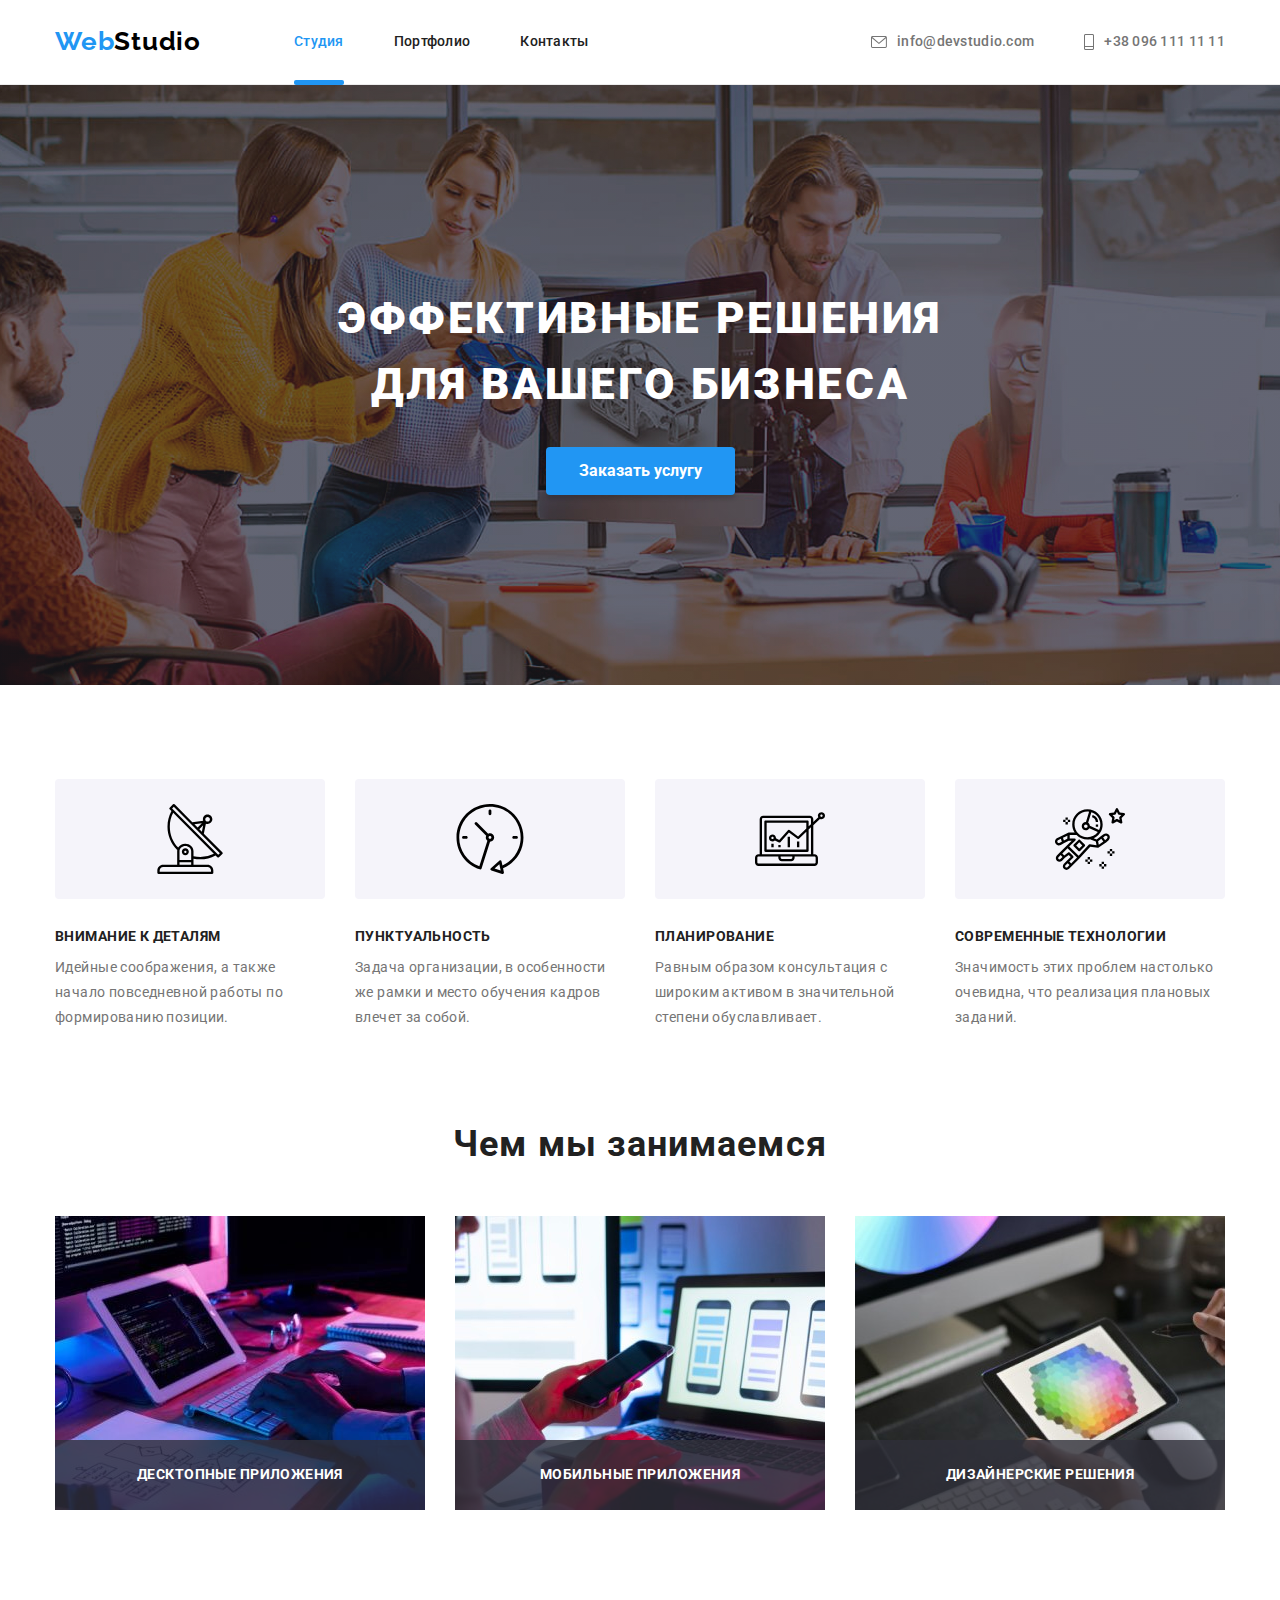
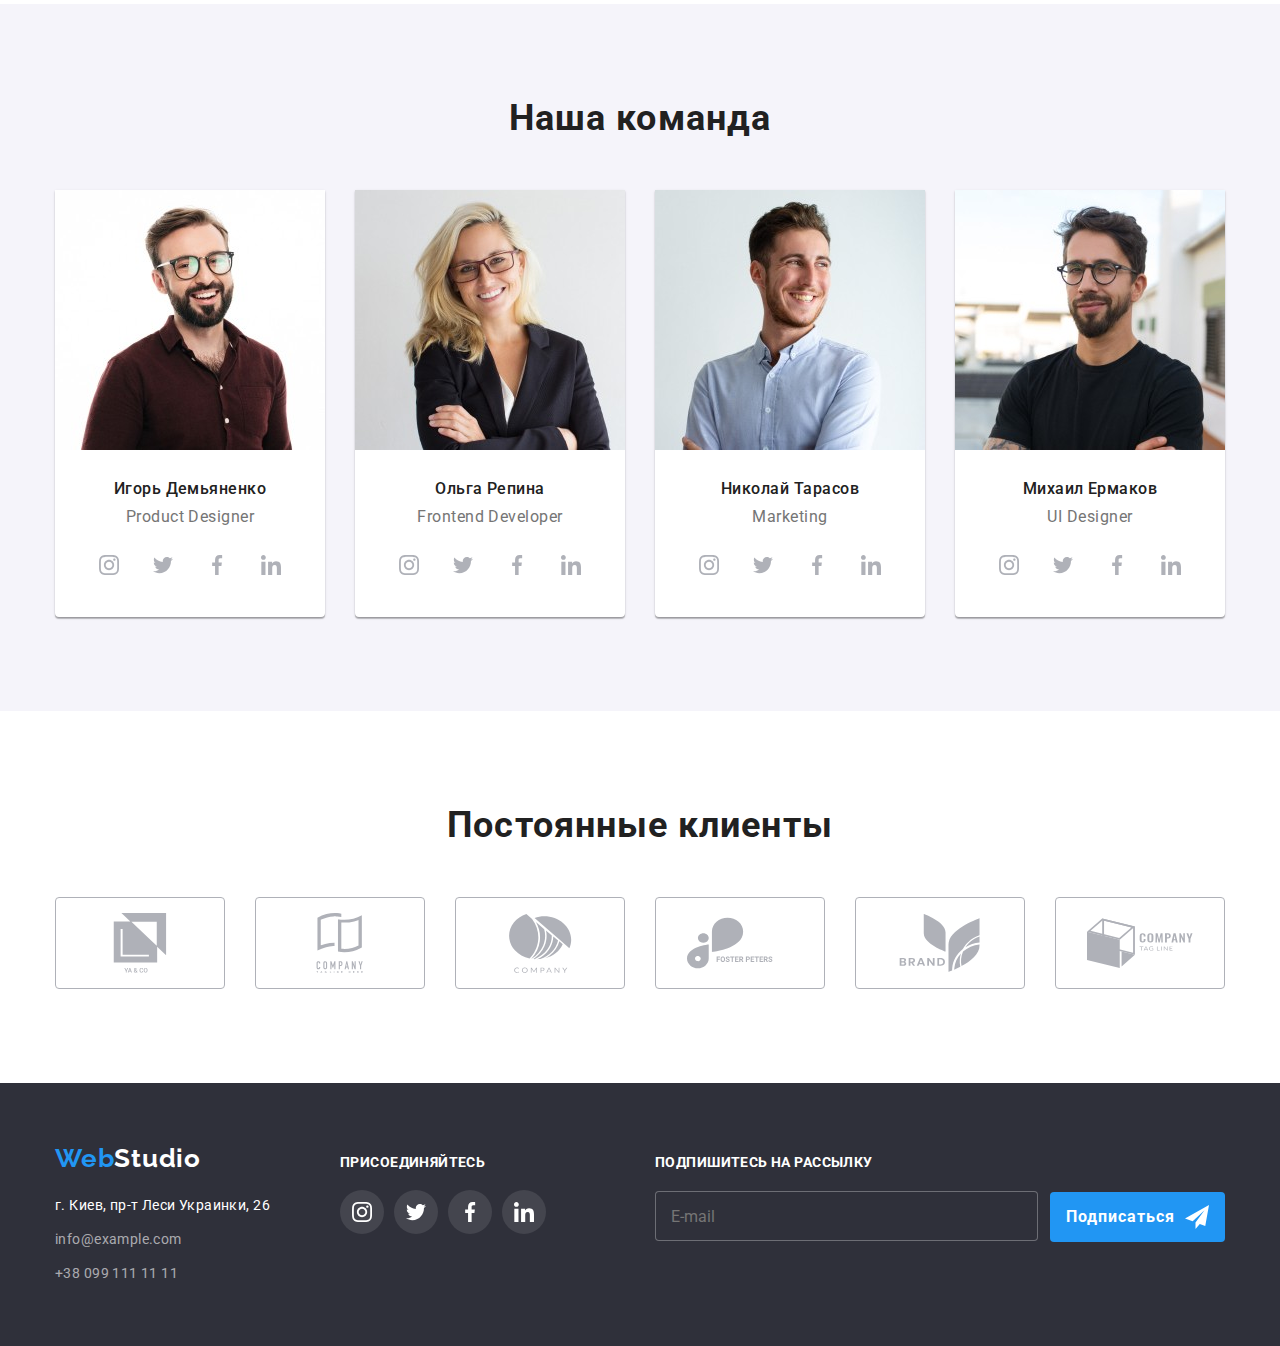
<file: index.html>
<!DOCTYPE html>
<html lang="ru">
<head>
    <meta charset="UTF-8">
    <meta http-equiv="X-UA-Compatible" content="IE=edge">
    <meta name="viewport" content="width=device-width, initial-scale=1.0">
    <title>Document</title>
    <link rel="preconnect" href="https://fonts.googleapis.com">
    <link rel="preconnect" href="https://fonts.gstatic.com" crossorigin>
    <link href="https://fonts.googleapis.com/css2?family=Raleway:wght@700&family=Roboto:wght@400;500;700;900&display=swap"
        rel="stylesheet">
    <link rel="stylesheet" href="https://cdnjs.cloudflare.com/ajax/libs/modern-normalize/1.1.0/modern-normalize.min.css">
    <!-- <link rel="stylesheet" href="./css/styles.css"> -->
    <link rel="stylesheet" href="./css/main.min.css">
    
</head>
<body>
    <!-- хедер -->
    <header class="header"> 
        <div class="container header-container">
            <a class="navigation__logo logo" href="./index.html">    
                <span class="logo accent">Web</span><span class="logo basic">Studio</span>
                </a>
                    <button class="menu-button" type="button" aria-expanded="false"
                            aria-controls="menu-container" data-menu-button>
                        <svg 
                            width="40"  
                            height="40"
                            aria-label="переключатель мобильного меню">
                            <use class="icon-cross" href="./images/icon/sprite.svg#cross"></use>
                            <use class="icon-menu" href="./images/icon/sprite.svg#menu"></use>
                        </svg>
                    </button> 
                <div class="menu-container " id="menu-container" data-menu>
                    <nav class="navigation"> 
                    <ul class="navigation-list list">
                        <li class="item-navigation item "><a  class="link link-navigation link-after " href="./index.html">Студия</a></li>
                        <li class="item-navigation item"><a  class="link link-navigation" href="./portfolio.html">Портфолио</a></li>
                        <li class="item-navigation item"><a  class="link link-navigation" href="Контакты">Контакты</a></li>
                    </ul>
                </nav>
                    <ul class="site-nav list">
                        <li class="group-item">
                            <a class="link-contact"  href="mailto:info@devstudio.com">
                                <svg class="icon" width="16" height="12">
                                    <use href="./images/icon/sprite.svg#envelope"></use>
                                </svg>
                                info@devstudio.com</a>
                        </li>
    
                        <li class="group-item">
                            <a class="link-contact link-contact--corent" href="tel:380961111111">
                                <svg class="icon" width="10" height="16">
                                <use href="./images/icon/sprite.svg#smartphone"></use>
                            </svg>
                            +38 096 111 11 11</a>
                        </li>
                    </ul>

                    <ul class="menu__list">
                        <li class="menu__item">
                        <a
                            href=""
                            class="menu__link"
                            target="_blank"
                            rel="noopener noreferer"
                            lang="en"
                            >Instagram</a
                        >
                        </li>
                        <li class="menu__item">
                        <a
                            href=""
                            class="menu__link"
                            target="_blank"
                            rel="noopener noreferer"
                            lang="en"
                            >Twitter</a
                        >
                        </li>
                        <li class="menu__item">
                        <a
                            href=""
                            class="menu__link"
                            target="_blank"
                            rel="noopener noreferer"
                            lang="en"
                            >Facebook</a
                          >
                        </li>
                        <li class="menu__item">
                          <a
                            href=""
                            class="menu__link"
                            target="_blank"
                            rel="noopener noreferer"
                            lang="en"
                            >LinkedIn</a
                          >
                        </li>
                      </ul>
                </div> 
                
            
        </div>

    </header>

    <!-- тело -->
    <main>
        <section class="hero">
            <div class="hero__container container">

            <h1 class="hero__header">
                Эффективные решения<br>
                для вашего бизнеса
            </h1>
            <button data-modal-open class="button" type="button">Заказать услугу</button>
        
            </div>
        </section>

        <section class="feature section">
            <div class="feature__namecontainer container">
                <h2 class=" visually-hidden">Особенности</h2>
                <ul class="feature__list list">
                    <li class="feature__item item">
                        <div class="feature__background">
                            <svg class="feature__icon" width="70" height="70">
                                <use href="./images/icon/sprite.svg#antenna"></use>
                            </svg>
                        </div>
                    <h3 class="feature__name">Внимание к деталям</h3>
                    <p class="feature__description">Идейные соображения, а также начало повседневной работы по формированию позиции.</p>
                    </li>

                    <li class="feature__item item">
                        <div class="feature__background">
                            <svg class="feature__icon" width="70" height="70">
                                <use href="./images/icon/sprite.svg#clock"></use>
                            </svg>
                        </div>
                    <h3 class="feature__name">Пунктуальность </h3>
                    <p class="feature__description">Задача организации, в особенности же рамки и место обучения кадров влечет за собой.</p>
                    </li>

                    <li class="feature__item item">
                        <div class="feature__background">
                            <svg class="feature__icon" width="70" height="70">
                                <use href="./images/icon/sprite.svg#diagram"></use>
                            </svg>
                        </div>
                    <h3 class="feature__name">Планирование </h3>
                    <p class="feature__description">Равным образом консультация с широким активом в значительной степени обуславливает.</p>
                    </li>

                    <li class="feature__item item">
                        <div class="feature__background">
                            <svg class="feature__icon" width="70" height="70">
                                <use href="./images/icon/sprite.svg#astronaut"></use>
                            </svg>
                        </div>
                    <h3 class="feature__name">Современные технологии </h3>
                    <p class="feature__description">Значимость этих проблем настолько очевидна, что реализация плановых заданий.</p>
                    </li>
                </ul>
            </div>
        </section>

        <section class="section development">
            <div class="development__container container">
                    <h2 class="development__title-section title-section">Чем мы занимаемся</h2>
        
                        <ul class="development__list list">
                            <li class="development__item">

                                <picture>
                                    <!-- Набір зображень для десктопних екранів -->
                                    <source
                                        media="(min-width: 1200px)"
                                        srcset="
                                        ./images/do/1.jpg   1x,
                                        ./images/do/1-2x.jpg 2x
                                        "
                                        type="image/jpg"
                                    />
                                    <img class="development__img" src="./images/do/2.jpg" alt="палитра" width="370" height="294">
                                </picture>
                                <div class="development__over-thumb">
                                    <p class="development__text-thumb">
                                        Десктопные приложения
                                    </p>
                                </div>
                            </li>
            
                            <li class="development__item">

                                <picture>
                                    <!-- Набір зображень для десктопних екранів -->
                                    <source
                                        media="(min-width: 1200px)"
                                        srcset="
                                        ./images/do/2.jpg   1x,
                                        ./images/do/2-2x.jpg 2x
                                        "
                                        type="image/jpg"
                                    />
                                    <img class="development__img" src="./images/do/2.jpg" alt="палитра" width="370" height="294">
                                </picture>
                                <div class="development__over-thumb">
                                    <p class="development__text-thumb">
                                        Мобильные приложения
                                    </p>
                                </div>
                            </li>
                            <li class="development__item">
                                <picture>
                                    <!-- Набір зображень для десктопних екранів -->
                                    <source
                                        media="(min-width: 1200px)"
                                        srcset="
                                        ./images/do/3.jpg   1x,
                                        ./images/do/3-2x.jpg 2x
                                        "
                                        type="image/jpg"
                                    />
                                    <img class="development__img" src="./images/do/3.jpg" alt="палитра" width="370" height="294">
                                </picture>
                                <div class="development__over-thumb">
                                    <p class="development__text-thumb">
                                        Дизайнерские решения
                                    </p>
                                </div>
                                </li>
                            </ul>
            </div>
        </section>

        <section class="team section ">
            <div class="team__container container">
                <h2 class="team__title-section title-section">Наша команда</h2>
            
                    <ul class="team__list list">
                        <li class="team__card">

                            <picture>
                                <!-- Набір зображень для десктопних екранів -->

                                <source
                                    media="(min-width: 1200px)"
                                    srcset="
                                    ./images/tim/1-l.jpg    1x,
                                    ./images/tim/1-l-2x.jpg 2x
                                    "
                                    type="image/jpg"
                                />
                                <!-- Набір зображень для планшетних екранів -->
                                <source
                                    media="(min-width: 768px)"
                                    srcset="
                                    ./images/tim/1-m.jpg   1x,
                                    ./images/tim/1-m-2x.jpg 2x
                                    "
                                    type="image/jpg"
                                />
                                <!-- Набір зображень для мобільних екранів -->
                                <source
                                    media="(max-width: 767px)"
                                    srcset="
                                    ./images/tim/1-s.jpg   1x,
                                    ./images/tim/1-s-2x.jpg 2x
                                    "
                                    type="image/jpg"
                                />
                                <!-- Дефолтне зображення, яке відпрацює у будь-якому випадку -->
                                <img
                                class="team__img"
                                src="./images/tim/1-l.jpg"
                                alt=""
                                width="270"
                                height="260"
                                loading="lazy"
                                />
                            </picture>

                            <div class="team__command-title">
                                <h3 class="team__name">Игорь Демьяненко</h3>
                                <p class="team__job">Product Designer</p>
                            
                                    <ul class="socials list">
                                        <li class="socials__item">
                                            <a class="socials-link link" href="https://www.instagram.com/" aria-label="Instagram">
                                                <svg class="socials__icon" width="20" height="20">
                                                    <use href="./images/icon/sprite.svg#instagram"></use>
                                                </svg>
                                            </a> 
                                        </li>
                                        <li class="socials__item">
                                            <a class="socials-link  link" href="https://twitter.com/" aria-label="Twitter">
                                                <svg class="socials__icon" width="20" height="20">
                                                    <use href="./images/icon/sprite.svg#twitter"></use>
                                                </svg>
                                            </a>
                                        </li>
                                        <li class="socials__item">
                                            <a class="socials-link  link" href="https://www.facebook.com/" aria-label="Facebook">
                                                <svg class="socials__icon" width="20" height="20">
                                                    <use href="./images/icon/sprite.svg#facebook"></use>
                                                </svg>
                                            </a>
                                        </li>
                                        <li class="socials__item">
                                            <a class="socials-link  link" href="https://www.linkedin.com/" aria-label="Linkedin">
                                                <svg class="socials__icon" width="20" height="20">
                                                    <use href="./images/icon/sprite.svg#linkedin"></use>
                                                </svg>
                                            </a>
                                        </li>
                                    </ul>
                            
                            </div>
                        </li>
                
                        <li class="team__card">

                            <picture>
                                <!-- Набір зображень для десктопних екранів -->

                                <source
                                    media="(min-width: 1200px)"
                                    srcset="
                                    ./images/tim/2-l.jpg    1x,
                                    ./images/tim/2-l-2x.jpg 2x
                                    "
                                    type="image/jpg"
                                />
                                <!-- Набір зображень для планшетних екранів -->
                                <source
                                    media="(min-width: 768px)"
                                    srcset="
                                    ./images/tim/2-m.jpg   1x,
                                    ./images/tim/2-m-2x.jpg 2x
                                    "
                                    type="image/jpg"
                                />
                                <!-- Набір зображень для мобільних екранів -->
                                <source
                                    media="(max-width: 767px)"
                                    srcset="
                                    ./images/tim/2-s.jpg   1x,
                                    ./images/tim/2-s-2x.jpg 2x
                                    "
                                    type="image/jpg"
                                />
                                <!-- Дефолтне зображення, яке відпрацює у будь-якому випадку -->
                                <img
                                class="team__img"
                                src="./images/tim/2-l.jpg"
                                alt=""
                                width="270"
                                height="260"
                                loading="lazy"
                                />
                            </picture>

                            <div class="team__command-title">
                                <h3 class="team__name">Ольга Репина</h3>
                                <p class="team__job">Frontend Developer</p>
                            
                                    <ul class="socials list">
                                        <li class="socials__item">
                                            <a class="socials-link link" href="https://www.instagram.com/" aria-label="Instagram">
                                                <svg class="socials__icon" width="20" height="20">
                                                    <use href="./images/icon/sprite.svg#instagram"></use>
                                                </svg>
                                            </a> 
                                        </li>
                                        <li class="socials__item">
                                            <a class="socials-link  link" href="https://twitter.com/" aria-label="Twitter">
                                                <svg class="socials__icon" width="20" height="20">
                                                    <use href="./images/icon/sprite.svg#twitter"></use>
                                                </svg>
                                            </a>
                                        </li>
                                        <li class="socials__item">
                                            <a class="socials-link  link" href="https://www.facebook.com/" aria-label="Facebook">
                                                <svg class="socials__icon" width="20" height="20">
                                                    <use href="./images/icon/sprite.svg#facebook"></use>
                                                </svg>
                                            </a>
                                        </li>
                                        <li class="socials__item">
                                            <a class="socials-link  link" href="https://www.linkedin.com/" aria-label="Linkedin">
                                                <svg class="socials__icon" width="20" height="20">
                                                    <use href="./images/icon/sprite.svg#linkedin"></use>
                                                </svg>
                                            </a>
                                        </li>
                                    </ul>
                            
                            </div>
                        </li>
                
                        <li class="team__card">
                            

                            <picture>
                                <!-- Набір зображень для десктопних екранів -->

                                <source
                                    media="(min-width: 1200px)"
                                    srcset="
                                    ./images/tim/3-l.jpg    1x,
                                    ./images/tim/3-l-2x.jpg 2x
                                    "
                                    type="image/jpg"
                                />
                                <!-- Набір зображень для планшетних екранів -->
                                <source
                                    media="(min-width: 768px)"
                                    srcset="
                                    ./images/tim/3-m.jpg   1x,
                                    ./images/tim/3-m-2x.jpg 2x
                                    "
                                    type="image/jpg"
                                />
                                <!-- Набір зображень для мобільних екранів -->
                                <source
                                    media="(max-width: 767px)"
                                    srcset="
                                    ./images/tim/3-s.jpg   1x,
                                    ./images/tim/3-s-2x.jpg 2x
                                    "
                                    type="image/jpg"
                                />
                                <!-- Дефолтне зображення, яке відпрацює у будь-якому випадку -->
                                <img
                                class="team__img"
                                src="./images/tim/3-l.jpg"
                                alt=""
                                width="270"
                                height="260"
                                loading="lazy"
                                />
                            </picture>

                            <div class="team__command-title">
                                <h3 class="team__name">Николай Тарасов</h3>
                                <p class="team__job">Marketing</p>
                            
                                    <ul class="socials list">
                                        <li class="socials__item">
                                            <a class="socials-link link" href="https://www.instagram.com/" aria-label="Instagram">
                                                <svg class="socials__icon" width="20" height="20">
                                                    <use href="./images/icon/sprite.svg#instagram"></use>
                                                </svg>
                                            </a> 
                                        </li>
                                        <li class="socials__item">
                                            <a class="socials-link  link" href="https://twitter.com/" aria-label="Twitter">
                                                <svg class="socials__icon" width="20" height="20">
                                                    <use href="./images/icon/sprite.svg#twitter"></use>
                                                </svg>
                                            </a>
                                        </li>
                                        <li class="socials__item">
                                            <a class="socials-link  link" href="https://www.facebook.com/" aria-label="Facebook">
                                                <svg class="socials__icon" width="20" height="20">
                                                    <use href="./images/icon/sprite.svg#facebook"></use>
                                                </svg>
                                            </a>
                                        </li>
                                        <li class="socials__item">
                                            <a class="socials-link  link" href="https://www.linkedin.com/" aria-label="Linkedin">
                                                <svg class="socials__icon" width="20" height="20">
                                                    <use href="./images/icon/sprite.svg#linkedin"></use>
                                                </svg>
                                            </a>
                                        </li>
                                    </ul>
                            
                            </div>
                        </li>
                
                        <li class="team__card">
                            
                            <picture>
                                <!-- Набір зображень для десктопних екранів -->

                                <source
                                    media="(min-width: 1200px)"
                                    srcset="
                                    ./images/tim/4-l.jpg    1x,
                                    ./images/tim/4-l-2x.jpg 2x
                                    "
                                    type="image/jpg"
                                />
                                <!-- Набір зображень для планшетних екранів -->
                                <source
                                    media="(min-width: 768px)"
                                    srcset="
                                    ./images/tim/4-m.jpg   1x,
                                    ./images/tim/4-m-2x.jpg 2x
                                    "
                                    type="image/jpg"
                                />
                                <!-- Набір зображень для мобільних екранів -->
                                <source
                                    media="(max-width: 767px)"
                                    srcset="
                                    ./images/tim/4-s.jpg   1x,
                                    ./images/tim/4-s-2x.jpg 2x
                                    "
                                    type="image/jpg"
                                />
                                <!-- Дефолтне зображення, яке відпрацює у будь-якому випадку -->
                                <img
                                class="team__img"
                                src="./images/tim/4-l.jpg"
                                alt=""
                                width="270"
                                height="260"
                                loading="lazy"
                                />
                            </picture>

                            <div class="team__command-title">
                                <h3 class="team__name">Михаил Ермаков</h3>
                                <p class="team__job">UI Designer</p>
                            
                                    <ul class="socials list">
                                        <li class="socials__item">
                                            <a class="socials-link link" href="https://www.instagram.com/" aria-label="Instagram">
                                                <svg class="socials__icon" width="20" height="20">
                                                    <use href="./images/icon/sprite.svg#instagram"></use>
                                                </svg>
                                            </a> 
                                        </li>
                                        <li class="socials__item">
                                            <a class="socials-link  link" href="https://twitter.com/" aria-label="Twitter">
                                                <svg class="socials__icon" width="20" height="20">
                                                    <use href="./images/icon/sprite.svg#twitter"></use>
                                                </svg>
                                            </a>
                                        </li>
                                        <li class="socials__item">
                                            <a class="socials-link  link" href="https://www.facebook.com/" aria-label="Facebook">
                                                <svg class="socials__icon" width="20" height="20">
                                                    <use href="./images/icon/sprite.svg#facebook"></use>
                                                </svg>
                                            </a>
                                        </li>
                                        <li class="socials__item">
                                            <a class="socials-link  link" href="https://www.linkedin.com/" aria-label="Linkedin">
                                                <svg class="socials__icon" width="20" height="20">
                                                    <use href="./images/icon/sprite.svg#linkedin"></use>
                                                </svg>
                                            </a>
                                        </li>
                                    </ul>
                            
                            </div>
                        </li>
                    </ul>
            
            </div>
        </section>

        <section class="clients section">
            <div class="clients__container container">
                <h2 class="clients__title-section title-section">Постоянные клиенты</h2>
                <ul class="clients__list list">
                    <li class="clients__item">
                        <a class="clients__link link" href="">
                            <svg class="clients__logo" width="106" height="60">
                                <use href="./images/icon/sprite.svg#group1"></use>
                            </svg>
                        </a>
                    </li>
                    <li class="clients__item">
                        <a class="clients__link link" href="">
                            <svg class="clients__logo" width="106" height="60">
                                <use href="./images/icon/sprite.svg#group2"></use>
                            </svg>
                        </a>
                    </li>
                    <li class="clients__item">
                        <a class="clients__link link" href="">
                            <svg class="clients__logo" width="106" height="60">
                                <use href="./images/icon/sprite.svg#group3"></use>
                            </svg>
                        </a>
                    </li>
                    <li class="clients__item">
                        <a class="clients__link link" href="">
                            <svg class="clients__logo" width="106" height="60">
                                <use href="./images/icon/sprite.svg#group4"></use>
                            </svg>
                        </a>
                    </li>
                    <li class="clients__item">
                        <a class="clients__link link" href="">
                            <svg class="clients__logo" width="106" height="60">
                                <use href="./images/icon/sprite.svg#group5"></use>
                            </svg>
                        </a>
                    </li>
                    <li class="clients__item">
                        <a class="clients__link link" href="">
                            <svg class="clients__logo" width="106" height="60">
                                <use href="./images/icon/sprite.svg#group6"></use>
                            </svg>
                        </a>
                    </li>
                </ul>
            </div>
        </section> 

        
    </main>

    <footer class="footer">
        <div class="container footer-flex">
            <div class="footer-contacts">
                <a class="logotype logo-position" href="./index.html">
                <span class="logotype start">Web</span><span class="logotype end">Studio</span>
                </a>
                
               <address  class="address">
                 <ul class="address-list">
                    <li class="address-item map"><a class="link-map" href="https://www.google.com/maps/place/%D0%B1%D1%83%D0%BB%D1%8C%D0%B2%D0%B0%D1%80+%D0%9B%D0%B5%D1%81%D1%96+%D0%A3%D0%BA%D1%80%D0%B0%D1%97%D0%BD%D0%BA%D0%B8,+26,+%D0%9A%D0%B8%D1%97%D0%B2,+02000/@50.4265807,30.5361971,17z/data=!3m1!4b1!4m5!3m4!1s0x40d4cf0e033ecbe9:0x57a4dffefec77da0!8m2!3d50.4265807!4d30.5383858">г. Киев, пр-т Леси Украинки, 26</a></li>
                    <li class="address-item address"><a class="link-address" href="mailto:info@example.com">info@example.com</a></li>
                    <li class="address-item"><a class="link-address" href="tel:+380991111111">+38 099 111 11 11</a></li>
                  </ul>
                </address>
            </div>
            <div class="footer-social">
                <p class="footer-so-text">ПРИСОЕДИНЯЙТЕСЬ</p>
                <ul class="footer-social-list list">
                    <li class="footer-socials-item">
                        <a class="socials-link link" href="" aria-label="Instagram">
                            <svg class="footer-socials-icon" width="20" height="20">
                                <use href="./images/icon/sprite.svg#instagram"></use>
                            </svg>
                        </a>
                    </li>
                    <li class="footer-socials-item">
                        <a class="socials-link socials-link-twitter link" href="" aria-label="Twitter">
                            <svg class="footer-socials-icon" width="20" height="20">
                                <use href="./images/icon/sprite.svg#twitter"></use>
                            </svg>
                        </a>
                    </li>
                    <li class="footer-socials-item">
                        <a class="socials-link socials-link-facebook link" href="" aria-label="Facebook">
                            <svg class="footer-socials-icon" width="20" height="20">
                                <use href="./images/icon/sprite.svg#facebook"></use>
                            </svg>
                        </a>
                    </li>
                    <li class="footer-socials-item">
                        <a class="socials-link socials-link-linkedin link" href="" aria-label="L inkedin">
                            <svg class="footer-socials-icon" width="20" height="20">
                                <use href="./images/icon/sprite.svg#linkedin"> </use>
                            </svg>
                        </a>
                    </li>
                </ul>
            </div>
            <div class="footer-form-container">
                <b class="footer-text-subscribe">Подпишитесь на рассылку</b>
                <form class="form-subscribe" autocomplete="off" >
                    <label for="footer-email" class="visually-hidden"  >почта</label>
                    <input class="input-email" name="email" type="email" id="footer-email" placeholder="E-mail" > 
                    <button class="button-subscribe" type="submit">
                        <span class="footer-button-content">
                            Подписаться
                            <svg class="footer-button-icon" width="24" height="24">
                            <use class="color-button" href="./images/icon/sprite.svg#send"> </use>
                            </svg>
                        </span>
                    </button>
                    
                </form>
            </div>
        </div>
    </footer> 

        
            <div data-modal class="backdrop is-hidden">
                <div class="modal">
                    <button data-modal-close class="close-button">
                        <svg width="11px" height="11px">
                            <use  href="./images/icon/sprite.svg#x" ></use>
                        </svg>
                    </button>
                    <b class="data-user">Оставьте свои данные, мы вам перезвоним</b>
                    <form class="modal-form">


                        <label class="modal-form-field">
                            <span class="form-label">Имя</span>
                            
                            <input class="form-input" name="name" type="text">
                            <svg class="form-input-icon" width="18px" height="18px">
                                <use class="" href="./images/icon/sprite.svg#person-black"></use>
                              </svg>
                            
                          </label>

                          <label class="modal-form-field">
                            <span class="form-label">Телефон</span>
                            <input class="form-input" name="phone" type="text">
                              <svg class="form-input-icon" width="18px" height="18px">
                                <use class="" href="./images/icon/sprite.svg#phone-black"></use>
                              </svg>
                            
                          </label>

                          <label class="modal-form-field">
                            <span class="form-label">Почта</span>
                            
                              <input class="form-input" name="email" type="email">
                              <svg class="form-input-icon" width="18px" height="18px">
                                <use class="" href="./images/icon/sprite.svg#email-black"></use>
                              </svg>
                            
                          </label>


                        <label class="modal-form-coment{
                            ">
                            <span class="form-label" >Комментарий</span>
                            
                            <textarea  class="form-input-comments" name="comments"  placeholder="Введите текст"></textarea>

                        </label>

                        <label class="form-checkbox">
                            <span class="checkbox-container">
                            <input class="checkbox" name="agreement" type="checkbox">
                            <svg class="checkbox-icon-checked" width="16px" height="15px" >
                                <use  href="./images/icon/sprite.svg#check"></use>
                            </svg>
                            <span class="checkbox-icon-unchecked"></span>
                            </span>
                            <span class="checkbox-label">
                            Соглашаюсь с рассылкой и принимаю
                            <a class="checkbox-label-link" href="" target="_blank" rel="noopener noreferrer">Условия договора</a>
                            </span>
                        </label>

                        <button  class="button-subscribe button-subscribe-crnter" type="submit">Отправить</button>
    

                    </form>


                </div>
            </div>

            <script src="./js/modal.js"></script> 

            <script src="./js/mobile-menu.js"></script>
</body>
</html>
</file>
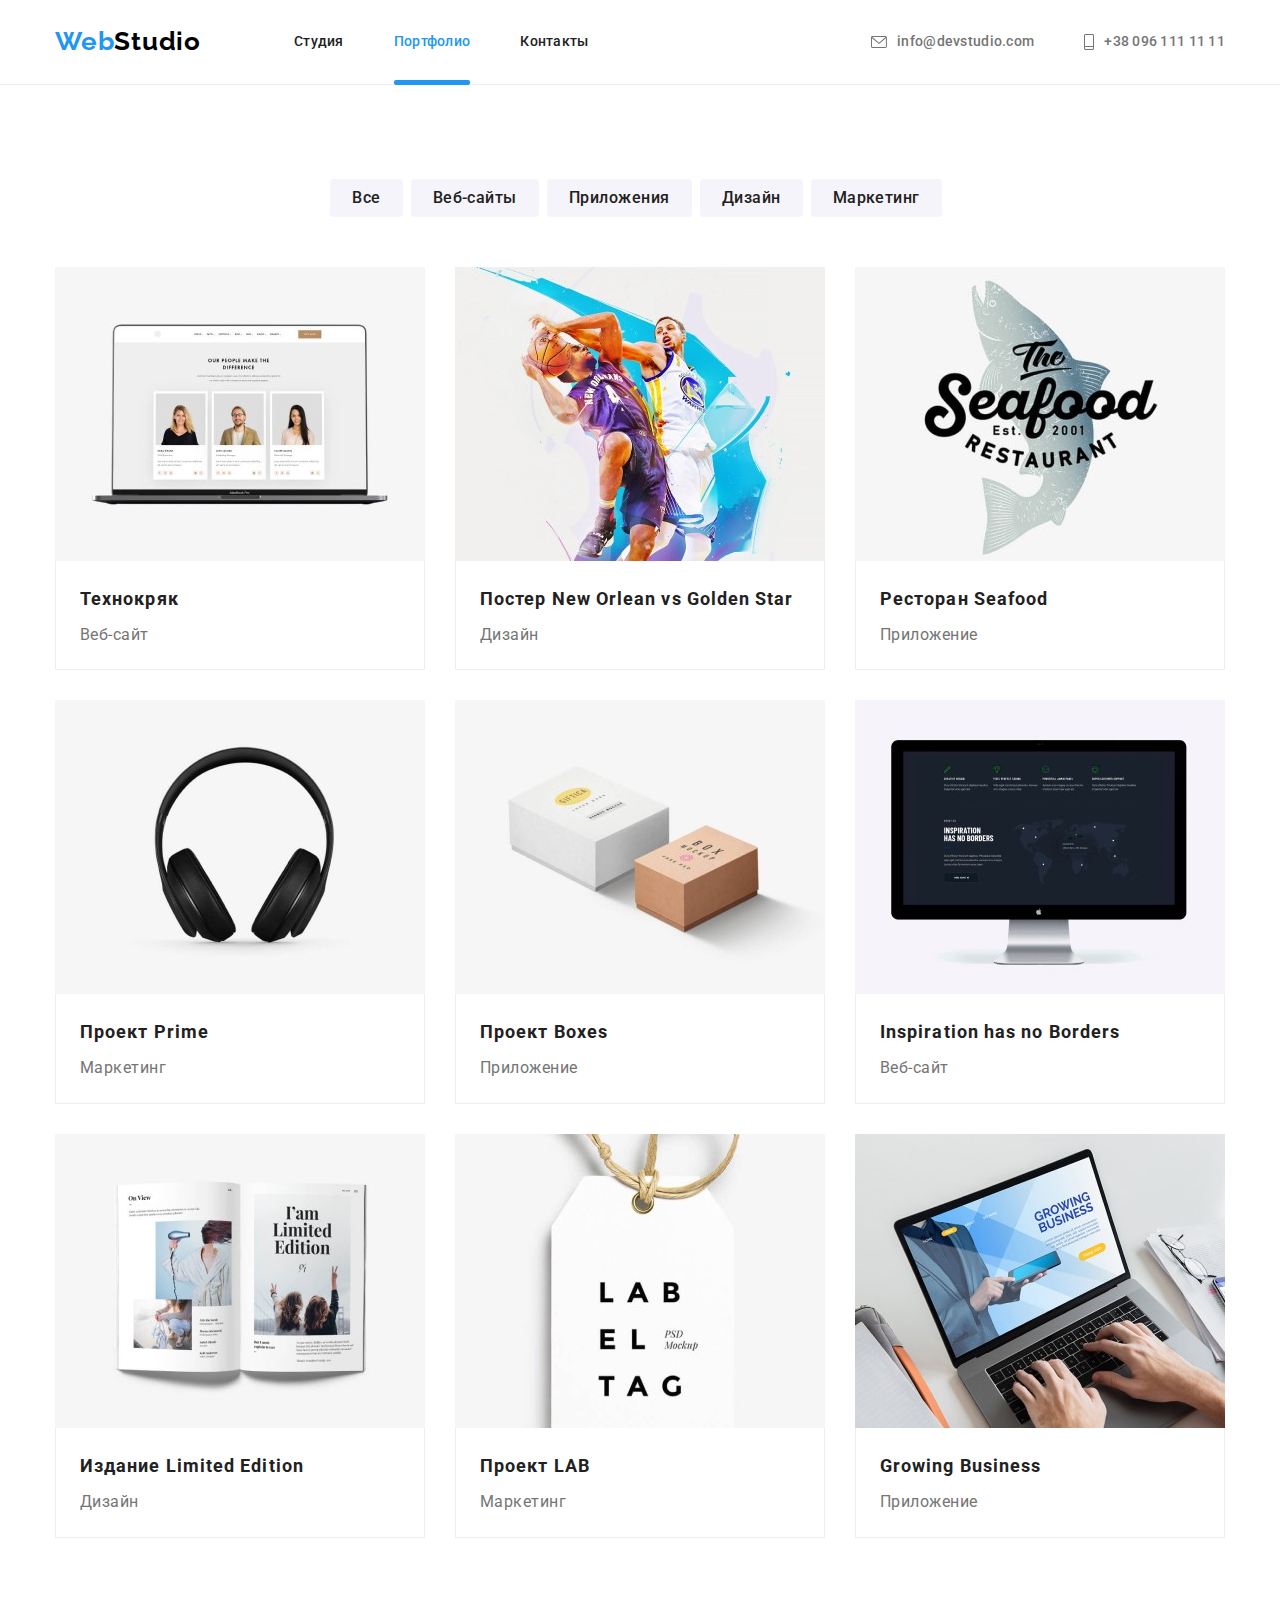
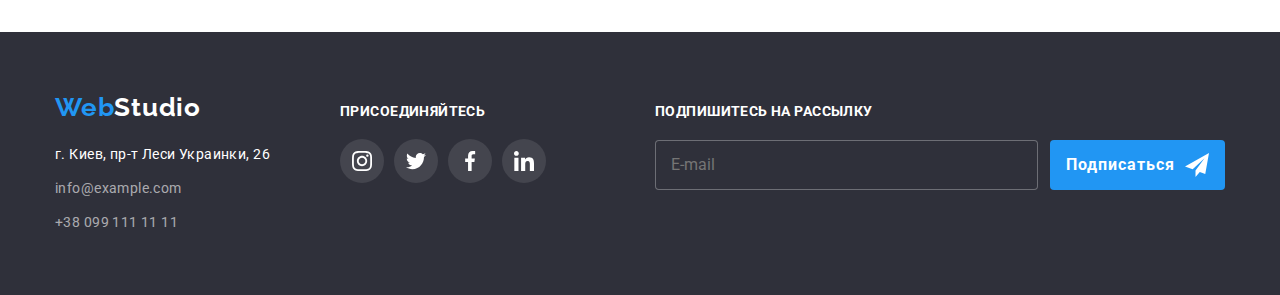
<file: portfolio.html>
<!DOCTYPE html>
<html lang="ru">

<head>
    <meta charset="UTF-8">
    <meta http-equiv="X-UA-Compatible" content="IE=edge">
    <meta name="viewport" content="width=device-width, initial-scale=1.0">
    <title>Document</title>
    <link rel="preconnect" href="https://fonts.googleapis.com">
    <link rel="preconnect" href="https://fonts.gstatic.com" crossorigin>
    <link
        href="https://fonts.googleapis.com/css2?family=Raleway:wght@700&family=Roboto:wght@400;500;700;900&display=swap"
        rel="stylesheet">
    <link rel="stylesheet"
        href="https://cdnjs.cloudflare.com/ajax/libs/modern-normalize/1.1.0/modern-normalize.min.css">
    <!-- <link rel="stylesheet" href="./css/styles.css"> -->
    <link rel="stylesheet" href="./css/main.min.css">

</head>

<body>
    <!-- хедер -->
    <header class="header"> 
        <div class="container header-container">
            <a class="navigation__logo logo" href="./index.html">    
                <span class="logo accent">Web</span><span class="logo basic">Studio</span>
                </a>
                    <button class="menu-button" type="button" aria-expanded="false"
                            aria-controls="menu-container" data-menu-button>
                        <svg 
                            width="40"  
                            height="40"
                            aria-label="переключатель мобильного меню">
                            <use class="icon-cross" href="./images/icon/sprite.svg#cross"></use>
                            <use class="icon-menu" href="./images/icon/sprite.svg#menu"></use>
                        </svg>
                    </button> 
                <div class="menu-container " id="menu-container" data-menu>
                    <nav class="navigation"> 
                    <ul class="navigation-list list">
                        <li class="item-navigation item "><a  class="link link-navigation " href="./index.html">Студия</a></li>
                        <li class="item-navigation item"><a  class="link link-navigation link-after" href="./portfolio.html">Портфолио</a></li>
                        <li class="item-navigation item"><a  class="link link-navigation" href="Контакты">Контакты</a></li>
                    </ul>
                </nav>
                    <ul class="site-nav list">
                        <li class="group-item">
                            <a class="link-contact"  href="mailto:info@devstudio.com">
                                <svg class="icon" width="16" height="12">
                                    <use href="./images/icon/sprite.svg#envelope"></use>
                                </svg>
                                info@devstudio.com</a>
                        </li>
    
                        <li class="group-item">
                            <a class="link-contact link-contact--corent" href="tel:380961111111">
                                <svg class="icon" width="10" height="16">
                                <use href="./images/icon/sprite.svg#smartphone"></use>
                            </svg>
                            +38 096 111 11 11</a>
                        </li>
                    </ul>

                    <ul class="menu__list">
                        <li class="menu__item">
                        <a
                            href=""
                            class="menu__link"
                            target="_blank"
                            rel="noopener noreferer"
                            lang="en"
                            >Instagram</a>
                        </li>
                        <li class="menu__item">
                        <a
                            href=""
                            class="menu__link"
                            target="_blank"
                            rel="noopener noreferer"
                            lang="en"
                            >Twitter</a>
                        </li>
                        <li class="menu__item">
                          <a
                            href=""
                            class="menu__link"
                            target="_blank"
                            rel="noopener noreferer"
                            lang="en"
                            >Facebook</a>
                        </li>
                        <li class="menu__item">
                        <a
                            href=""
                            class="menu__link"
                            target="_blank"
                            rel="noopener noreferer"
                            lang="en"
                            >LinkedIn</a
                          >
                        </li>
                      </ul>
                </div> 
                
            
        </div>

    </header>

    <main>
        
        <section class="portfolio__section section">
                <div class="portfolio__container container">
                    <h1 class="visually-hidden">заглпвие</h1>

                        <ul class="portfolio__button-list">
                            <li class="portfolio__filter-button"><button class="btn" type="button">Все</button></li>
                            <li class="portfolio__filter-button"><button class="btn" type="button">Веб-сайты</button></li>
                            <li class="portfolio__filter-button"><button class="btn" type="button">Приложения</button></li>
                            <li class="portfolio__filter-button"><button class="btn" type="button">Дизайн</button></li>
                            <li class="portfolio__filter-button"><button class="btn" type="button">Маркетинг</button></li>
                        </ul>

                        <ul class="portfolio__card-list list">
                            <li class="portfolio__card-example item  ">
                                <a class="portfolio__link link" href="">
                                    <div class="portfolio__thumb-card">

                                        <picture>
                                            <!-- Набір зображень для десктопних екранів -->

                                            <source
                                                media="(min-width: 1200px)"
                                                srcset="
                                                ./images/work/1-l.jpg    1x,
                                                ./images/work/1-l-2x.jpg 2x
                                                "
                                                type="image/jpg"
                                            />
                                            <!-- Набір зображень для планшетних екранів -->
                                            <source
                                                media="(min-width: 768px)"
                                                srcset="
                                                ./images/work/1-m.jpg   1x,
                                                ./images/work/1-m-2x.jpg 2x
                                                "
                                                type="image/jpg"
                                            />
                                            <!-- Набір зображень для мобільних екранів -->
                                            <source
                                                media="(max-width: 767px)"
                                                srcset="
                                                ./images/work/1-s.jpg   1x,
                                                ./images/work/1-s-2x.jpg 2x
                                                "
                                                type="image/jpg"
                                            />
                                            <!-- Дефолтне зображення, яке відпрацює у будь-якому випадку -->
                                            <img
                                            class="gallery-img"
                                            src="./images/work/1-l.jpg"
                                            alt=""
                                            width="370"
                                            height="294"
                                            loading="lazy"
                                            />
                                            </picture>

                                        <p class="portfolio__text-card"> Ресурс предлагает комплексные предложения с разным уровнем функционала и
                                            сервисов. Все это позволит посетителю получить исчерпывающие сведения о компании
                                            или частном лице.</p>
                                    </div>
                                    
                                    <div class="portfolio__info">
                                        <h2 class="portfolio__name-works">Технокряк</h2>
                                        <p class="portfolio__type">Веб-сайт</p>
                                    </div>
                                </a>
                            </li>

                            <li class="item portfolio__card-example">
                                <a class="portfolio__link link" href="">
                                    <div class="portfolio__thumb-card">

                                        <picture>
                                            <!-- Набір зображень для десктопних екранів -->

                                            <source
                                                media="(min-width: 1200px)"
                                                srcset="
                                                ./images/work/2-l.jpg    1x,
                                                ./images/work/2-l-2x.jpg 2x
                                                "
                                                type="image/jpg"
                                            />
                                            <!-- Набір зображень для планшетних екранів -->
                                            <source
                                                media="(min-width: 768px)"
                                                srcset="
                                                ./images/work/2-m.jpg   1x,
                                                ./images/work/2-m-2x.jpg 2x
                                                "
                                                type="image/jpg"
                                            />
                                            <!-- Набір зображень для мобільних екранів -->
                                            <source
                                                media="(max-width: 767px)"
                                                srcset="
                                                ./images/work/2-s.jpg   1x,
                                                ./images/work/2-s-2x.jpg 2x
                                                "
                                                type="image/jpg"
                                            />
                                            <!-- Дефолтне зображення, яке відпрацює у будь-якому випадку -->
                                            <img
                                            class="gallery-img"
                                            src="./images/work/2-l.jpg"
                                            alt=""
                                            width="370"
                                            height="294"
                                            loading="lazy"
                                            />
                                            </picture>


                                        <p class="portfolio__text-card"> Ресурс предлагает комплексные предложения с разным уровнем функционала и
                                        сервисов. Все это позволит посетителю получить исчерпывающие сведения о компании
                                        или частном лице.</p>
                                    </div>
                                    

                                    <div class="portfolio__info">
                                        <h2 class="portfolio__name-works">Постер New Orlean vs Golden Star</h2>
                                        <p class="portfolio__type">Дизайн</p>
                                    </div>
                            </a>
                                </li>

                            <li class="item portfolio__card-example">
                                <a class="portfolio__link link" href="">
                                    <div class="portfolio__thumb-card">

                                        <picture>
                                            <!-- Набір зображень для десктопних екранів -->

                                            <source
                                                media="(min-width: 1200px)"
                                                srcset="
                                                ./images/work/3-l.jpg    1x,
                                                ./images/work/3-l-2x.jpg 2x
                                                "
                                                type="image/jpg"
                                            />
                                            <!-- Набір зображень для планшетних екранів -->
                                            <source
                                                media="(min-width: 768px)"
                                                srcset="
                                                ./images/work/3-m.jpg   1x,
                                                ./images/work/3-m-2x.jpg 2x
                                                "
                                                type="image/jpg"
                                            />
                                            <!-- Набір зображень для мобільних екранів -->
                                            <source
                                                media="(max-width: 767px)"
                                                srcset="
                                                ./images/work/3-s.jpg   1x,
                                                ./images/work/3-s-2x.jpg 2x
                                                "
                                                type="image/jpg"
                                            />
                                            <!-- Дефолтне зображення, яке відпрацює у будь-якому випадку -->
                                            <img
                                            class="gallery-img"
                                            src="./images/work/3-l.jpg"
                                            alt=""
                                            width="370"
                                            height="294"
                                            loading="lazy"
                                            />
                                            </picture>

                                        <p class="portfolio__text-card"> Ресурс предлагает комплексные предложения с разным уровнем функционала и
                                            сервисов. Все это позволит посетителю получить исчерпывающие сведения о компании
                                            или частном лице.</p>
                                    </div>
                                    

                                    <div class="portfolio__info">
                                        <h2 class="portfolio__name-works">Ресторан Seafood</h2>
                                        <p class="portfolio__type">Приложение</p>
                                    </div>
                                </a>
                                </li>

                            <li class="item portfolio__card-example">
                                <a class="portfolio__link link" href="">
                                    <div class="portfolio__thumb-card">
                                        <picture>
                                            <!-- Набір зображень для десктопних екранів -->

                                            <source
                                                media="(min-width: 1200px)"
                                                srcset="
                                                ./images/work/4-l.jpg    1x,
                                                ./images/work/4-l-2x.jpg 2x
                                                "
                                                type="image/jpg"
                                            />
                                            <!-- Набір зображень для планшетних екранів -->
                                            <source
                                                media="(min-width: 768px)"
                                                srcset="
                                                ./images/work/4-m.jpg   1x,
                                                ./images/work/4-m-2x.jpg 2x
                                                "
                                                type="image/jpg"
                                            />
                                            <!-- Набір зображень для мобільних екранів -->
                                            <source
                                                media="(max-width: 767px)"
                                                srcset="
                                                ./images/work/4-s.jpg   1x,
                                                ./images/work/4-s-2x.jpg 2x
                                                "
                                                type="image/jpg"
                                            />
                                            <!-- Дефолтне зображення, яке відпрацює у будь-якому випадку -->
                                            <img
                                            class="gallery-img"
                                            src="./images/work/4-l.jpg"
                                            alt=""
                                            width="370"
                                            height="294"
                                            loading="lazy"
                                            />
                                            </picture>
                                        <p class="portfolio__text-card"> Ресурс предлагает комплексные предложения с разным уровнем функционала и
                                            сервисов. Все это позволит посетителю получить исчерпывающие сведения о компании
                                            или частном лице.</p>
                                    </div>
                                

                                    <div class="portfolio__info">
                                        <h2 class="portfolio__name-works">Проект Prime</h2>
                                    <p class="portfolio__type">Маркетинг</p>
                                    </div>
                                </a>
                            </li>
                        
                            <li class="item portfolio__card-example">
                                <a class="portfolio__link link" href="">
                                    <div class="portfolio__thumb-card">
                                        <picture>
                                            <!-- Набір зображень для десктопних екранів -->

                                            <source
                                                media="(min-width: 1200px)"
                                                srcset="
                                                ./images/work/5-l.jpg    1x,
                                                ./images/work/5-l-2x.jpg 2x
                                                "
                                                type="image/jpg"
                                            />
                                            <!-- Набір зображень для планшетних екранів -->
                                            <source
                                                media="(min-width: 768px)"
                                                srcset="
                                                ./images/work/5-m.jpg   1x,
                                                ./images/work/5-m-2x.jpg 2x
                                                "
                                                type="image/jpg"
                                            />
                                            <!-- Набір зображень для мобільних екранів -->
                                            <source
                                                media="(max-width: 767px)"
                                                srcset="
                                                ./images/work/5-s.jpg   1x,
                                                ./images/work/5-s-2x.jpg 2x
                                                "
                                                type="image/jpg"
                                            />
                                            <!-- Дефолтне зображення, яке відпрацює у будь-якому випадку -->
                                            <img
                                            class="gallery-img"
                                            src="./images/work/5-l.jpg"
                                            alt=""
                                            width="370"
                                            height="294"
                                            loading="lazy"
                                            />
                                            </picture>
                                        <p class="portfolio__text-card"> Ресурс предлагает комплексные предложения с разным уровнем функционала и
                                                сервисов. Все это позволит посетителю получить исчерпывающие сведения о компании
                                                или частном лице.</p>
                                    </div>

                                    <div class="portfolio__info">
                                        <h2 class="portfolio__name-works">Проект Boxes</h2>
                                    <p class="portfolio__type">Приложение</p>
                                    </div>
                                </a>
                            </li>

                            <li class="item portfolio__card-example">
                                <a class="portfolio__link link" href="">
                                    <div class="portfolio__thumb-card">
                                        <picture>
                                            <!-- Набір зображень для десктопних екранів -->

                                            <source
                                                media="(min-width: 1200px)"
                                                srcset="
                                                ./images/work/6-l.jpg    1x,
                                                ./images/work/6-l-2x.jpg 2x
                                                "
                                                type="image/jpg"
                                            />
                                            <!-- Набір зображень для планшетних екранів -->
                                            <source
                                                media="(min-width: 768px)"
                                                srcset="
                                                ./images/work/6-m.jpg   1x,
                                                ./images/work/6-m-2x.jpg 2x
                                                "
                                                type="image/jpg"
                                            />
                                            <!-- Набір зображень для мобільних екранів -->
                                            <source
                                                media="(max-width: 767px)"
                                                srcset="
                                                ./images/work/6-s.jpg   1x,
                                                ./images/work/6-s-2x.jpg 2x
                                                "
                                                type="image/jpg"
                                            />
                                            <!-- Дефолтне зображення, яке відпрацює у будь-якому випадку -->
                                            <img
                                            class="gallery-img"
                                            src="./images/work/6-l.jpg"
                                            alt=""
                                            width="370"
                                            height="294"
                                            loading="lazy"
                                            />
                                            </picture>
                                        <p class="portfolio__text-card"> Ресурс предлагает комплексные предложения с разным уровнем функционала и
                                            сервисов. Все это позволит посетителю получить исчерпывающие сведения о компании
                                            или частном лице.</p>
                                    </div>

                                        
                                    <div class="portfolio__info">
                                    <h2 class="portfolio__name-works">Inspiration has no Borders</h2>
                                    <p class="portfolio__type">Веб-сайт</p>
                                    </div>
                                </a>
                            </li>

                            <li class="item portfolio__card-example">
                                <a class="portfolio__link link" href="">
                                    <div class="portfolio__thumb-card">
                                        <picture>
                                            <!-- Набір зображень для десктопних екранів -->

                                            <source
                                                media="(min-width: 1200px)"
                                                srcset="
                                                ./images/work/7-l.jpg    1x,
                                                ./images/work/7-l-2x.jpg 2x
                                                "
                                                type="image/jpg"
                                            />
                                            <!-- Набір зображень для планшетних екранів -->
                                            <source
                                                media="(min-width: 768px)"
                                                srcset="
                                                ./images/work/7-m.jpg   1x,
                                                ./images/work/7-m-2x.jpg 2x
                                                "
                                                type="image/jpg"
                                            />
                                            <!-- Набір зображень для мобільних екранів -->
                                            <source
                                                media="(max-width: 767px)"
                                                srcset="
                                                ./images/work/7-s.jpg   1x,
                                                ./images/work/7-s-2x.jpg 2x
                                                "
                                                type="image/jpg"
                                            />
                                            <!-- Дефолтне зображення, яке відпрацює у будь-якому випадку -->
                                            <img
                                            class="gallery-img"
                                            src="./images/work/7-l.jpg"
                                            alt=""
                                            width="370"
                                            height="294"
                                            loading="lazy"
                                            />
                                            </picture>
                                        <p class="portfolio__text-card"> Ресурс предлагает комплексные предложения с разным уровнем функционала и
                                            сервисов. Все это позволит посетителю получить исчерпывающие сведения о компании
                                            или частном лице.</p>
                                    </div>

                                    <div class="portfolio__info">
                                        <h2 class="portfolio__name-works">Издание Limited Edition</h2>
                                    <p class="portfolio__type">Дизайн</p>
                                    </div>
                                </a>
                                
                            </li>
                        
                            <li class="item portfolio__card-example">
                                <a class="portfolio__link link" href="">
                                    <div class="portfolio__thumb-card">
                                        <picture>
                                            <!-- Набір зображень для десктопних екранів -->

                                            <source
                                                media="(min-width: 1200px)"
                                                srcset="
                                                ./images/work/8-l.jpg    1x,
                                                ./images/work/8-l-2x.jpg 2x
                                                "
                                                type="image/jpg"
                                            />
                                            <!-- Набір зображень для планшетних екранів -->
                                            <source
                                                media="(min-width: 768px)"
                                                srcset="
                                                ./images/work/8-m.jpg   1x,
                                                ./images/work/8-m-2x.jpg 2x
                                                "
                                                type="image/jpg"
                                            />
                                            <!-- Набір зображень для мобільних екранів -->
                                            <source
                                                media="(max-width: 767px)"
                                                srcset="
                                                ./images/work/8-s.jpg   1x,
                                                ./images/work/8-s-2x.jpg 2x
                                                "
                                                type="image/jpg"
                                            />
                                            <!-- Дефолтне зображення, яке відпрацює у будь-якому випадку -->
                                            <img
                                            class="gallery-img"
                                            src="./images/work/8-l.jpg"
                                            alt=""
                                            width="370"
                                            height="294"
                                            loading="lazy"
                                            />
                                            </picture>
                                        <p class="portfolio__text-card"> Ресурс предлагает комплексные предложения с разным уровнем функционала и
                                            сервисов. Все это позволит посетителю получить исчерпывающие сведения о компании
                                            или частном лице.</p>
                                    </div>

                                        
                                    <div class="portfolio__info"> <h2 class="portfolio__name-works">Проект LAB</h2>
                                    <p class="portfolio__type">Маркетинг</p>
                                    </div>
                                </a>
                            </li>
                        
                            <li class="item portfolio__card-example">
                                <a class="portfolio__link link" href="">
                                    <div class="portfolio__thumb-card">
                                        <picture>
                                            <!-- Набір зображень для десктопних екранів -->

                                            <source
                                                media="(min-width: 1200px)"
                                                srcset="
                                                ./images/work/9-l.jpg    1x,
                                                ./images/work/9-l-2x.jpg 2x
                                                "
                                                type="image/jpg"
                                            />
                                            <!-- Набір зображень для планшетних екранів -->
                                            <source
                                                media="(min-width: 768px)"
                                                srcset="
                                                ./images/work/9-m.jpg   1x,
                                                ./images/work/9-m-2x.jpg 2x
                                                "
                                                type="image/jpg"
                                            />
                                            <!-- Набір зображень для мобільних екранів -->
                                            <source
                                                media="(max-width: 767px)"
                                                srcset="
                                                ./images/work/9-s.jpg   1x,
                                                ./images/work/9-s-2x.jpg 2x
                                                "
                                                type="image/jpg"
                                            />
                                            <!-- Дефолтне зображення, яке відпрацює у будь-якому випадку -->
                                            <img
                                            class="gallery-img"
                                            src="./images/work/1-l.jpg"
                                            alt=""
                                            width="370"
                                            height="294"
                                            loading="lazy"
                                            />
                                            </picture>
                                        <p class="portfolio__text-card"> Ресурс предлагает комплексные предложения с разным уровнем функционала и
                                        сервисов. Все это позволит посетителю получить исчерпывающие сведения о компании
                                        или частном лице.</p>
                                    </div>
                                                
                                    <div class="portfolio__info"> <h2 class=" portfolio__name-works">Growing Business</h2>
                                    <p class="portfolio__type">Приложение</p>
                                    </div>
                                </a>
                            </li>
                        </ul>

                </div>
        </section>

    </main>

    <footer class="footer">
        <div class="container footer-flex">
            <div class="footer-contacts">
                <a class="logotype logo-position" href="./index.html">
                <span class="logotype start">Web</span><span class="logotype end">Studio</span>
                </a>
                
               <address  class="address">
                 <ul class="address-list">
                    <li class="address-item map"><a class="link-map" href="https://www.google.com/maps/place/%D0%B1%D1%83%D0%BB%D1%8C%D0%B2%D0%B0%D1%80+%D0%9B%D0%B5%D1%81%D1%96+%D0%A3%D0%BA%D1%80%D0%B0%D1%97%D0%BD%D0%BA%D0%B8,+26,+%D0%9A%D0%B8%D1%97%D0%B2,+02000/@50.4265807,30.5361971,17z/data=!3m1!4b1!4m5!3m4!1s0x40d4cf0e033ecbe9:0x57a4dffefec77da0!8m2!3d50.4265807!4d30.5383858">г. Киев, пр-т Леси Украинки, 26</a></li>
                    <li class="address-item address"><a class="link-address" href="mailto:info@example.com">info@example.com</a></li>
                    <li class="address-item"><a class="link-address" href="tel:+380991111111">+38 099 111 11 11</a></li>
                  </ul>
                </address>
            </div>
            <div class="footer-social">
                <p class="footer-so-text">ПРИСОЕДИНЯЙТЕСЬ</p>
                <ul class="footer-social-list list">
                    <li class="footer-socials-item">
                        <a class="socials-link link" href="" aria-label="Instagram">
                            <svg class="footer-socials-icon" width="20" height="20">
                                <use href="./images/icon/sprite.svg#instagram"></use>
                            </svg>
                        </a>
                    </li>
                    <li class="footer-socials-item">
                        <a class="socials-link socials-link-twitter link" href="" aria-label="Twitter">
                            <svg class="footer-socials-icon" width="20" height="20">
                                <use href="./images/icon/sprite.svg#twitter"></use>
                            </svg>
                        </a>
                    </li>
                    <li class="footer-socials-item">
                        <a class="socials-link socials-link-facebook link" href="" aria-label="Facebook">
                            <svg class="footer-socials-icon" width="20" height="20">
                                <use href="./images/icon/sprite.svg#facebook"></use>
                            </svg>
                        </a>
                    </li>
                    <li class="footer-socials-item">
                        <a class="socials-link socials-link-linkedin link" href="" aria-label="L inkedin">
                            <svg class="footer-socials-icon" width="20" height="20">
                                <use href="./images/icon/sprite.svg#linkedin"> </use>
                            </svg>
                        </a>
                    </li>
                </ul>
            </div>
            <div class="footer-form-container">
                <b class="footer-text-subscribe">Подпишитесь на рассылку</b>
                <form class="form-subscribe" autocomplete="off" >
                    <label for="footer-email" class="visually-hidden"  >почта</label>
                    <input class="input-email" name="email" type="email" id="footer-email" placeholder="E-mail" > 
                    <button class="button-subscribe" type="submit">
                        <span class="footer-button-content">
                            Подписаться
                            <svg class="footer-button-icon" width="24" height="24">
                            <use class="color-button" href="./images/icon/sprite.svg#send"> </use>
                            </svg>
                        </span>
                    </button>
                    
                </form>
            </div>
        </div>
    </footer> 

    <script src="./js/modal.js"></script> 

    <script src="./js/mobile-menu.js"></script>   
</body>
</html>
</file>
<file: css/styles.css>
html {
box-sizing: border-box;
}

*,
*::after,
*::before {
    box-sizing: inherit;
}

h1,
h2,
h3,
h4,
h5,
h6,
p {
    margin: 0;
}

.list {
    list-style: none;
    padding: 0;
    margin: 0;
}

.link {
    text-decoration: none;
    color: inherit;
}

ul{
    margin: 0;
    padding: 0;
    list-style: none;
}

img {
    display: block;
    max-width: 100%;
    height: auto;
}

:root {
    --title-text-color: #212121;
    --primary-text-color: #757575;
    --accent-color: #2196F3;
    --primary-background-color: #FFFFFF;
    --second-background-color: #2F303A;
    --third-background-color:#F5F4FA;
    --logo-text-color: #000000;
    --icon-color: #AFB1B8;
    --button-bg: #2196f3;
    --secondary-light-bg: #f5f4fa;
}

body{
    color: var(--primary-text-color);
    background-color: var(--primary-background-color);
    font-family: 'Roboto',sans-serif ;
    letter-spacing: 0.03em;
}

/**----- box------ */

.header{
bottom:-1px;  
border-bottom: 1px solid #ececec;  
}  

.container {
    width: 1200px;
    padding-left: 15px;
    padding-right: 15px;
    margin: 0 auto;
}

.header-container {
display: flex;
align-items: center;
}


.list{
    list-style-type: none;
}

/* лого хед*/

.logo {
    font-family: 'Raleway';
    font-style: normal;
    font-weight: 700;
    font-size: 26px;
    line-height: 1.19;
    letter-spacing: 0.03em;
    text-decoration: none;
}


.logo .accent {
    color: var(--accent-color)
}

.logo .basic {
    color: var(--logo-text-color)
}

.navigation__logo{
    margin-right: 93px;
}


/* nav */
.navigation-list {
    display: flex;
    
}


.navigation-list .link-navigation {
display: block;
padding-top: 32px;
padding-bottom: 32px;
} 

.navigation-list .item {
    margin-right: 50px;
} 

.navigation-list .item:last-child {
    margin-right: 0;
}


.navigation {
    display: flex;
    align-items: center;
}



.header-group {
    display: flex;
    margin-left: auto;
}



.item-navigation{
    list-style-type: none;
}


.link-navigation{
    font-family: 'Roboto';
    font-style: normal;
    font-weight: 500;
    font-size: 14px;
    line-height: 1.4;
    letter-spacing: 0.02em;
    color: var(--title-text-color);
    text-decoration: none;
    transition: color 250ms cubic-bezier(0.4, 0, 0.2, 1);
}
.link-after{
    position: relative;
    color: var(--accent-color);
}
.link-after::after{
    position: absolute;
    content:"" ;
    display: block;
    width: 100%;
    height: 5px;
    border-radius: 2px;
    background-color: var(--button-bg);
    left: 0;
    bottom: 0;
    bottom: -1px;
}

.current-link {
    color: var(--accent-color);
}

.group-item{
    list-style-type: none;
    margin-left: 30px;
    }

.link-contact{
    align-items: center;
    display: flex;
    font-weight: 500;
    font-size: 14px;
    line-height: 1.4;
    letter-spacing: 0.02em;
    color: var(--primary-text-color);
    text-decoration: none;
    padding-top: 32px;
    padding-bottom: 32px;
    transition: color 250ms cubic-bezier(0.4, 0, 0.2, 1);
}

.site-nav.list{
    display: flex;
margin-left: auto;
}


/* навигация  */

.link-navigation:hover {
color: var(--accent-color);


}
.link-navigation:focus {
color: var(--accent-color);
}

.link-navigation{
cursor: pointer;
}


.link-contact:hover {
color: var(--accent-color);
}
.link-contact:focus {
color: var(--accent-color);
}
.link-contact{
cursor: pointer;
}

.icon {
    margin-right: 10px;
    fill: currentColor;
    transition: color 250ms cubic-bezier(0.4, 0, 0.2, 1);
    
}

.icon:hover,
.icon:focus {
    color: var(--accent-color);
}

/* ----прячем ---*/

.visually-hidden {
    position: absolute;
    width: 1px;
    height: 1px;
    margin: -1px;
    border: 0;
    padding: 0;

    white-space: nowrap;
    clip-path: inset(100%);
    clip: rect(0 0 0 0);
    overflow: hidden;
}

.feature__list {
    display: flex;
}

.feature__list .feature__item {
    width: 270px;
}

.feature__list .item {
    margin-right: 30px;
}

.feature__list .item:nth-child(4n) {
    margin-right: 0;
}

.feature__background-icon {
    height: 120px;
  background-color: var(--secondary-light-bg); 
    margin-bottom: 30px;
    display: flex;
    align-items: center;
    justify-content: center;
    border-radius: 4px;
}

/* тело */

.hero {
    background-color: #2F303A;

    text-align: center;
    padding-top: 200px;
    padding-bottom: 200px;

   
    max-width: 1600px;
    height: 600px;
    margin-left: auto;
    margin-right: auto;

    background-image: linear-gradient(to right, rgba(47, 48, 58, 0.4), rgba(47, 48, 58, 0.4)), url(..//images/hero/Img.jpg);
    background-position: center;
    background-size: contain;
    background-repeat: no-repeat;
    background-size: cover;
}



.hero__header-logo{
    font-weight: 900;
    font-size: 44px;
    line-height: 1.5;
    text-align: center;
    letter-spacing: 0.06em;
    text-transform: uppercase;
    color: #FFFFFF;
    /* background-color: #2F303A; */
    margin-bottom: 30px;
}

.button {
    background: #2196F3;
    font-weight: 700;
    font-size: 16px;
    line-height: 1.8;
    color: #FFFFFF;

    align-items: center;
    text-align: center;
    border: 0;
    box-shadow: 0px 4px 4px rgba(0, 0, 0, 0.15);
    border-radius: 4px;
    padding: 10px 33px;
    cursor: pointer;
}

.title-section{
margin-bottom: 50px;

font-weight: 700;
font-size: 36px;
line-height: 1.16;
letter-spacing: 0.03em;
color: var(--title-text-color);

text-align: center;
margin-bottom: 50px;
}

/* особо */

.section {
    padding-top: 94px;
    padding-bottom: 94px;
}





.feature__name{
font-weight: 700;
font-size: 14px;
line-height: 1.14;
letter-spacing: 0.03em;
text-transform: uppercase;
color: var(--title-text-color);
    margin-bottom: 10px;
}

.feature__description{
font-weight: 400;
font-size: 14px;
line-height: 1.8;
letter-spacing: 0.03em;
color: var(--primary-text-color);
}


/*--чем мы занимаемся ---*/


.development {
    padding-top: 0px;
}
.development__list{
     display: flex;
 }

.development__list li {
    margin-right: 30px;
}

.development__list li:nth-child(3n) {
    margin-right: 0;
}

.development__item{
    position: relative;
}
.development__text-thumb {
    color: var(--primary-background-color);
    font-weight: 700;
    text-transform: uppercase;
    letter-spacing: 0.03em;
    font-size: 14px;
    line-height: 1.14;
}

.development__over-thumb{
    position: absolute;
    display: flex;
    justify-content: center;
    align-items: center;
    width: 370px;
    height: 70px;
    left: 0;
    bottom: 0;
    background-color: rgba(47, 48, 58, 0.8);
}

/* команда */

.team {
background: #F5F4FA;

}

.list.team__list {
display: flex;
}


.team__name{
font-weight: 500;
font-size: 16px;
line-height: 1.18;
text-align: center;
letter-spacing: 0.03em;
color: var(--title-text-color);
margin-bottom: 10px;
}

.team__job{
font-weight: 400;
font-size: 16px;
line-height: 1.18;
text-align: center;
letter-spacing: 0.03em;
color: var(--primary-text-color);

}



.team__list .team__card {
    background-color: var(--primary-background-color);
    margin-right: 30px;
    box-shadow: 0px 1px 3px rgba(0, 0, 0, 0.12), 0px 1px 1px rgba(0, 0, 0, 0.14), 0px 2px 1px rgba(0, 0, 0, 0.2);
    border-radius: 0px 0px 4px 4px;
}

.team__command-title {
    padding-top: 30px;
    padding-bottom: 30px;
    text-align: center;
}

.team__list li:last-child {
    margin-right: 0;
}
 
/* ---------socials-------------- */
.socials {
    display: flex;
    justify-content: center;
    align-items: center;

    margin-top: 16px;
}

.socials__item:not(:last-child) {
    margin-right: 10px;
}

.socials-link {
    display: flex;
    width: 100%;
    align-items: center;
    justify-content: center;
    fill: var(--icon-color);
    transition:  background-color 250ms cubic-bezier(0.4, 0, 0.2, 1);
}

.socials__item {
    display: flex;
    justify-content: center;
    align-items: center;
    width: 44px;
    height: 44px;
    padding: 0px;
    border: none;

    background-color: var(--primary-background-color);
    border-radius: 50%;

    background-repeat: no-repeat;
    background-size: 20px;
    background-position: center;
    color: var(--icon-color);
}

.socials__icon {
    fill: var(--icon-color);
    transition:  fill 250ms cubic-bezier(0.4, 0, 0.2, 1);

}

.socials-link:hover,
.socials-link:focus {
    background-color: var(--button-bg);
}

.socials-link:hover .socials__icon,
.socials-link:focus .socials__icon {
    fill: var(--primary-background-color);
}


/* Постоянные клиенты */
.clients__list {
    display: flex;
}

.clients__item {
    display: flex;
    align-items: center;
    justify-content: center;
    box-sizing: border-box;
    cursor: pointer;
}

.clients__item:not(:last-child) {
    margin-right: 30px;
}

.clients__link {
    display: flex;
    width: 170px;
    height: 92px;
    justify-content: center;
    align-items: center;
    color: var(--icon-color);
    border: 1px solid var(--icon-color);
    border-radius: 4px;
    cursor: pointer;
    transition:  color 250ms cubic-bezier(0.4, 0, 0.2, 1),
    border 250ms cubic-bezier(0.4, 0, 0.2, 1);
}

.clients__logo {
    width: 106px;
    height: 60px;
    fill: currentColor;
}

.clients__link:hover,
.clients__link:focus {
    color: var(--button-bg);
    border: 1px solid var(--button-bg); 
}


/**----------футер--------**/

.footer{
background-color: var(--second-background-color);
padding-top: 60px;
    padding-bottom: 60px;
}

.address-item{
list-style-type: none;
}

.link-map{
    font-family: 'Roboto';
    font-style: normal;
font-weight: 400;
 font-size: 14px;
line-height: 1.7;
letter-spacing: 0.03em;
color: var(--primary-background-color);
text-decoration: none;
}

.link-address{
    font-family: 'Roboto';
    font-style: normal;
font-weight: 400;
font-size: 14px;
line-height: 1.8;
letter-spacing: 0.03em;
color: rgba(255, 255, 255, 0.6);
text-decoration: none;
}

.footer-flex {
    display: flex;
    align-items: baseline;
}
.footer-social-list {
    display: flex;
    justify-content: center;
}

.footer-social {
    margin-left: 70px;
}
.footer-so-text {
    font-family: Roboto;
    font-style: normal;
    font-weight: 700;
    font-size: 14px;
    line-height: 1.16;
    letter-spacing: 0.03em;
    text-transform: uppercase;
    color: #ffffff;
    margin-bottom: 20px;
}
.socials-link {
    width: 44px;
    height: 44px;
    display: flex;
    background-color: rgba(255, 255, 255, 0.1);
    border-radius: 50%;
    justify-content: center;
    align-items: center;
}

.footer-socials-icon {
    width: 20px;
    height: 20px;
    fill: #ffffff; 
}  
.footer-socials-item:not(:last-child) {
    margin-right: 10px;
}

/* лого фут */

.footer .logo-position {
    display: block;
margin-bottom: 20px;
}

.logotype {
    font-family: 'Raleway';
    font-weight: 700;
    font-size: 26px;
    line-height: 1.19;
    letter-spacing: 0.03em;
    text-decoration: none;
    
    margin-bottom: 20px; 
}

.logotype .start {
    color: var(--accent-color);
}

.logotype .end {
    color: var(--primary-background-color);
}

.address-item.map{
margin-bottom: 9px;
}
.address-item.address{
margin-bottom: 9px;
}

/* ----подписка футер---- */
.footer-form-container{
    margin-left: auto;
}
.form-subscribe{
    display: flex;
    align-items: baseline;
}

.footer-text-subscribe{
display: inline-block;
margin-bottom: 20px;
color: #fff;
line-height: 1.14;
text-transform: uppercase;
}
.footer-button-content {
    display: flex;
    justify-content: center;
    align-items: center;
}
.button-subscribe{
    padding: 10px 16px;
    width: 200px;
    height: 50px;
    background-color: var(--button-bg);
    color: var(--primary-background-color);

font-weight: 700;
font-size: 16px;
line-height: 1.87;

/* display: flex;
align-items: center;
text-align: center; */
letter-spacing: 0.06em;

cursor: pointer;
/* border-width: 0; */
border-radius: 4px;

border: 0;

box-shadow: 250 ms cubic-bezier(0.4, 0, 0.2, 1);
}


.footer-button-icon{
    margin-left: 10px;
}
.color-button{
    fill: #ffffff;
}

.input-email{
    width: 358px;
    height: 50px;
    margin-right: 10px;
    border-radius: 4px;
    padding: 15px;

    font-size: 16px;
    line-height: 1.25;

    color: #fff;
    background-color: var(--second-background-color);
    border: 1px solid rgba(255, 255, 255, 0.3);
    transition:   border 250ms cubic-bezier(0.4, 0, 0.2, 1),
    box-shadow 250ms cubic-bezier(0.4, 0, 0.2, 1);

}

.input-email:hover,
.input-email:focus{
    outline: 0;
    border: 1px solid rgba(255, 255, 255, 0.6);
    box-shadow: 0px 4px 4px rgb(0 0 0 / 15%);
}

.button-subscribe:hover,
.button-subscribe:focus{
    box-shadow: 0px 4px 4px rgb(0 0 0 / 15%);
}

    

/* портфолио */


.portfolio__button-list {
    list-style-type: none;

}

.btn:hover,
.btn:focus{
    background: var(--accent-color);
    color: var(--primary-background-color);
    border-radius: 4px;
    box-shadow: 0px 3px 1px rgb(0 0 0 / 10%),
     0px 1px 2px rgb(0 0 0 / 8%),
    0px 2px 2px rgb(0 0 0 / 12%);
}


.btn:active {
    color: var(--title-text-color);
}

.btn {
    cursor: pointer;
}
.portfolio__info {
    padding-top: 20px;
    padding-bottom: 20px;
    border: 1px solid #EEEEEE;
    padding-left: 24px;
    padding-right: 24px;
}
.btn {

    
    font-weight: 500;
    font-size: 16px;
    line-height: 1.62;
    text-align: center;
    letter-spacing: 0.03em;
    color: var(--title-text-color);
    background-color: #F5F4FA;;
    border: 0;
    border-radius: 4px;
    padding: 6px 22px;

    transition:  color 250ms cubic-bezier(0.4, 0, 0.2, 1),
    background 250ms cubic-bezier(0.4, 0, 0.2, 1),
    box-shadow 250ms cubic-bezier(0.4, 0, 0.2, 1),
    border-radius 250ms cubic-bezier(0.4, 0, 0.2, 1);
    
}

.portfolio__button-list{
    display: flex;
    justify-content: center;
}

.portfolio__button-list .portfolio__filter-button {
    margin-right: 8px;
}

.portfolio__button-list li:last-child {
    margin-right: 0;
}

.portfolio__card-list {
    display: flex;
    flex-wrap: wrap;
    margin-top: 50px;
}

.portfolio__card-list .portfolio__card-example{
    margin-right: 30px;
    margin-bottom: 30px;
}

.portfolio__card-list .portfolio__card-example:nth-child(3n) {
    margin-right: 0;
}

.portfolio__card-list .portfolio__card-example:nth-last-child(-n + 3) {
    margin-bottom: 0;
}



.portfolio__name-works{
 font-weight: 700; 
font-size: 18px;
line-height: 2;
letter-spacing: 0.06em;
color:var(--title-text-color)

}
.portfolio__name-works {
margin-bottom: 4px;
}
.portfolio__type{
font-weight: 400;
font-size: 16px;
line-height: 1.8;
letter-spacing: 0.03em;
color:var(--primary-text-color)
}

.portfolio-shadow{
    display: block;
    transition:  box-shadow 250ms cubic-bezier(0.4, 0, 0.2, 1);
}

.portfolio-shadow:hover,
.portfolio-shadow:focus{
    box-shadow: 0px 1px 1px rgba(0, 0, 0, 0.12),
            0px 4px 4px rgba(0, 0, 0, 0.06),
            1px 4px 6px rgba(0, 0, 0, 0.16);
}

/* --thumb-card-- */

.portfolio__thumb-card{
    position: relative;
    overflow: hidden; 

}

.portfolio__text-card{
    position: absolute;
    display: flex;
    top: 0;
    left: 0;
    width: 100%;
    height: 100%;

        padding: 63px 24px;
        font-size: 18px;
        line-height: 1.56;
        letter-spacing: 0.03em;
        color: var(--primary-background-color);
        background-color: rgba(33, 150, 243, 0.9);
        transform: translateY(100%);
        transition: transform 250ms cubic-bezier(0.4, 0, 0.2, 1);

}

.portfolio__link :hover .portfolio__text-card,
.portfolio__link :focus .portfolio__text-card{
    transform: translateY(0);
}

/* --modal-- */


.backdrop.is-hidden {
    opacity: 0;
    pointer-events: none;
}
.backdrop{
    position: fixed;
    top: 0;
    left: 0;

    width: 100%;
    height: 100%;
    opacity: 1;
    transition: opacity 250ms cubic-bezier(0.4, 0, 0.2, 1);
    background: rgba(0, 0, 0, 0.2);

   
}

.modal{
    position: absolute;
    top: 50%;
    left: 50%;
    transform: translate(-50%, -50%);

    min-width: 528px;
    min-height: 581px;
    padding: 40px;

    background-color: var(--primary-background-color);
    background: #FFFFFF;
    transition: opacity 250ms cubic-bezier(0.4, 0, 0.2, 1);

    box-shadow: 0px 1px 3px rgb(0 0 0 / 12%), 0px 1px 1px rgb(0 0 0 / 14%), 0px 2px 1px rgb(0 0 0 / 20%);
    border-radius: 4px;
    
}

.close-button {
    position: absolute;
    top: 8px;
    right: 8px;

    width: 30px;
    height: 30px;

    background-color: var(--primary-background-color);
    border: 1px solid rgba(0, 0, 0, 0.1);
    border-radius: 50%;

    cursor: pointer;

    transition: border-color 250ms cubic-bezier(0.4, 0, 0.2, 1); 
}

.close-button:hover,
.close-button:focus {
    border-color: var(--button-bg) ;
}

/* form */


.data-user{
    display: flex;
    justify-content: center;
    margin-bottom: 12px;
    font-weight: 700;
    font-size: 20px;
    line-height: 1.15;
    color: var(--title-text-color);
}



.modal-form-field {
    position: relative;
    display: block;
    margin-bottom: 10px;
}
.modal-form-coment{
     position: relative;
    display: block;
    margin-bottom: 20px;
}


.form-input-comments:hover,
.form-input-comments:focus{
border-color: var(--accent-color);
outline: 0;
}

.form-label {
    display: inline-block;
    margin-bottom: 4px;
    font-size: 12px;
    line-height: 1.17;
    letter-spacing: 0.01em;
}

.form-input{
display: flex;
width: 100%;
height: 40px;
padding: 12px 16px;
padding-left: 42px;
line-height: 1.14;
letter-spacing: 0.01em;
color: var(--title-text-color);
border: 1px solid rgba(33, 33, 33, 0.2);
border-radius: 4px;
}

.form-input:hover,
.form-input:focus{
border-color: var(--accent-color);
outline: 0;
}

.form-input:focus~.form-input-icon{
    fill: var(--accent-color);
}

.form-input-comments{
    display: flex;
    width: 100%;
    height: 120px;
    padding: 12px 16px;
    
    line-height: 1.14;
    letter-spacing: 0.01em;
    color: var(--title-text-color);
    border: 1px solid rgba(33, 33, 33, 0.2);
    border-radius: 4px;

    resize: none;
    
    font-weight: 400;
font-size: 12px;


}
.form-input-comments::placeholder{
    font-weight: 400;
font-size: 12px;
line-height: 14px;
letter-spacing: 0.01em;

color: rgba(117, 117, 117, 0.5);

}

.form-input-icon{
    position: absolute;
    top: 50%;
    left: 13px;
    fill: black;
}



/*  ---------- checkbox------------*/ 





.form-checkbox {
    display: flex;
    justify-content: center;
    align-items: center;
    margin-bottom: 30px;
}

.checkbox-container {
    position: relative;
    display: block;
    width: 16px;
    height: 15px;
    margin-right: 8px;
  
    cursor: pointer;
}
.checkbox-icon-checked {
    position: absolute;
    top: 0;
    left: 0;
border-radius: 2px;
    width: 16px;
    height: 15px;
    transform: scale(0.2);
    opacity: 0;
    transition: transform 250ms cubic-bezier(0.4, 0, 0.2, 1), opacity 250ms cubic-bezier(0.4, 0, 0.2, 1);
}
.checkbox-icon-unchecked{
position: absolute;
top: 0;
left: 0;
display: block;
width: 16px;
height: 15px;

border: 2px solid var(--title-text-color);
border-radius: 2px;

transition: border-color 250ms cubic-bezier(0.4, 0, 0.2, 1),
}

.checkbox:checked + .checkbox-icon-checked {
    transform: scale(1);
    opacity: 1;
    background-color: var(--accent-color); 
}

.checkbox:checked ~ .checkbox-icon-unchecked {
border-color: var(--accent-color);
}

.checkbox:focus ~ .checkbox-icon-unchecked,
.checkbox:hover ~ .checkbox-icon-unchecked {
    border-color: var(--accent-color);
}

.checkbox:focus:checked ~ .checkbox-icon-unchecked,
.checkbox:hover:checked ~ .checkbox-icon-unchecked {
border-color: var(--accent-color);
}

.checkbox {
    position: absolute;
    white-space: nowrap;
    width: 1px;
    height: 1px;
    overflow: hidden;
    border: 0;
    padding: 0;
    clip: rect(0 0 0 0);
    clip-path: inset(50%);
    margin: -1px;
}

.checkbox-label {
    line-height: 1.71;
    cursor: pointer;
    user-select: none;
}

.checkbox-label-link {
    color: var(--accent-color);
    text-decoration-line: underline
}


.button-subscribe-crnter{
display: block;
margin: auto;
}
</file>
<file: css/main.min.css>
img{display:block;width:100%;height:auto}ul{margin:0;padding:0;list-style:none}h1,h2,h3,h4,h5,h6,p{margin:0}a{list-style-type:none;text-decoration:none}:root{--title-text-color: #212121;--primary-text-color: #757575;--accent-color: #2196F3;--primary-background-color: #FFFFFF;--second-background-color: #2F303A;--third-background-color:#F5F4FA;--logo-text-color: #000000;--icon-color: #AFB1B8;--button-bg: #2196f3;--secondary-light-bg: #f5f4fa}.container{padding-left:15px;padding-right:15px;margin:0 auto;width:100%}@media screen and (min-width: 480px){.container{width:448px}}@media screen and (min-width: 480px){.container{width:448px}}@media screen and (min-width: 768px){.container{width:720px}}@media screen and (min-width: 1200px){.container{width:1200px}}html{-webkit-box-sizing:border-box;box-sizing:border-box}*,*::after,*::before{-webkit-box-sizing:inherit;box-sizing:inherit}body{color:var(--primary-text-color);background-color:var(--primary-background-color);font-family:'Roboto',sans-serif;letter-spacing:0.03em}.section{padding-top:60px;padding-bottom:60px}@media screen and (min-width: 768px){.section{padding-top:60px;padding-bottom:60px}}@media screen and (min-width: 1200px){.section{padding-top:94px;padding-bottom:94px}}.visually-hidden{position:absolute;width:1px;height:1px;margin:-1px;border:0;padding:0;white-space:nowrap;-webkit-clip-path:inset(100%);clip-path:inset(100%);clip:rect(0 0 0 0);overflow:hidden}.header{position:relative;border-bottom:1px solid #ececec}.header-container{padding-top:10px;padding-bottom:10px}@media screen and (min-width: 768px){.header-container{display:-webkit-box;display:-ms-flexbox;display:flex;-webkit-box-align:center;-ms-flex-align:center;align-items:center;-webkit-box-orient:horizontal;-webkit-box-direction:normal;-ms-flex-direction:row;flex-direction:row}}@media screen and (min-width: 768px){.header-container{padding-top:0px;padding-bottom:0px}}.menu-button{margin:0;padding:0;border:none;background-color:transparent;position:absolute;top:6px;right:15px;display:-webkit-box;display:-ms-flexbox;display:flex;-webkit-box-pack:center;-ms-flex-pack:center;justify-content:center;-webkit-box-align:center;-ms-flex-align:center;align-items:center;background-color:#fff;cursor:pointer;border:none;background-color:transparent;z-index:10}@media screen and (max-width: 767px){.menu-button.is-open .icon-menu,.menu-button .icon-cross{display:none}}@media screen and (max-width: 767px){.menu-button.is-open .icon-cross{display:block}}@media screen and (min-width: 767px){.menu-button{display:none}}.menu-container{display:none}.menu-container.is-open{position:fixed;top:0;left:0;display:-webkit-box;display:-ms-flexbox;display:flex;-webkit-box-orient:vertical;-webkit-box-direction:normal;-ms-flex-direction:column;flex-direction:column;width:100vw;height:100vh;background-color:#fff;z-index:9;padding:48px 40px}@media screen and (min-width: 768px){.menu-container{display:-webkit-box;display:-ms-flexbox;display:flex;-webkit-box-align:center;-ms-flex-align:center;align-items:center;width:100%}}.logo{font-family:'Raleway';font-style:normal;font-weight:700;font-size:26px;line-height:1.19;letter-spacing:0.03em;text-decoration:none}.logo.accent{color:var(--accent-color)}.logo.basic{color:var(--logo-text-color)}.navigation__logo{margin-right:93px}@media screen and (min-width: 768px) and (max-width: 1199.98px){.navigation__logo{margin-right:83px}}@media screen and (min-width: 768px){.navigation-list{display:-webkit-box;display:-ms-flexbox;display:flex}.navigation-list .link-navigation{display:block;padding-top:32px;padding-bottom:32px}}.navigation-list.item:not(:last-child){margin-right:50px}@media screen and (max-width: 767.98px){.navigation{margin-bottom:50px}}@media screen and (min-width: 768px){.navigation{display:-webkit-box;display:-ms-flexbox;display:flex;-webkit-box-align:center;-ms-flex-align:center;align-items:center}}@media screen and (min-width: 768px){.header-group{display:-webkit-box;display:-ms-flexbox;display:flex;margin-left:auto}}.item-navigation{list-style-type:none}.item-navigation:not(:last-child){margin-bottom:34px}@media screen and (min-width: 768px){.item-navigation:not(:last-child){margin-right:50px;margin-bottom:0}}@media screen and (min-width: 768px) and (max-width: 1199.98px){.item-navigation:not(:last-child){margin-right:30px;margin-bottom:0}}.link-navigation{font-family:'Roboto';font-style:normal;font-weight:500;font-size:40px;line-height:1.4;letter-spacing:0.02em;color:var(--title-text-color);text-decoration:none;-webkit-transition:color 250ms cubic-bezier(0.4, 0, 0.2, 1);transition:color 250ms cubic-bezier(0.4, 0, 0.2, 1)}@media screen and (min-width: 768px){.link-navigation{font-size:14px}}.link-after{position:relative;color:var(--accent-color)}@media screen and (min-width: 768px){.link-after::after{position:absolute;content:"";display:block;width:100%;height:5px;border-radius:2px;background-color:var(--button-bg);left:0;bottom:0;bottom:-1px}}.group-item{list-style-type:none}@media screen and (min-width: 768px) and (max-width: 1199.98px){.group-item:not(:last-child){margin-bottom:10px}}@media screen and (min-width: 1200px){.group-item .link-contact--corent{margin-left:50px}}.link-contact{font-weight:500;line-height:1.4;letter-spacing:0.02em;color:var(--primary-text-color);text-decoration:none;-webkit-transition:color 250ms cubic-bezier(0.4, 0, 0.2, 1);transition:color 250ms cubic-bezier(0.4, 0, 0.2, 1)}@media screen and (max-width: 767px){.link-contact{font-size:24px}}@media screen and (min-width: 1200px){.link-contact{padding-top:32px;padding-bottom:32px;font-size:14px;line-height:1.14;margin-bottom:0}}@media screen and (min-width: 768px){.link-contact{-webkit-box-align:center;-ms-flex-align:center;align-items:center;display:-webkit-box;display:-ms-flexbox;display:flex}}@media screen and (max-width: 767px){.link-contact--corent{font-size:34px;color:var(--accent-color);display:block;padding-bottom:32px;font-weight:500;line-height:1.18;letter-spacing:0.02em}}@media screen and (max-width: 767px){.site-nav{display:-webkit-box;display:-ms-flexbox;display:flex;-webkit-box-orient:vertical;-webkit-box-direction:reverse;-ms-flex-direction:column-reverse;flex-direction:column-reverse;margin-top:auto}}@media screen and (min-width: 768px) and (max-width: 1199.98px){.site-nav{display:-webkit-box;display:-ms-flexbox;display:flex;-webkit-box-orient:vertical;-webkit-box-direction:normal;-ms-flex-direction:column;flex-direction:column;font-size:12px;line-height:1.16}}@media screen and (min-width: 768px){.site-nav.list{display:-webkit-box;display:-ms-flexbox;display:flex;margin-left:auto}}.link-navigation{cursor:pointer}.link-navigation:hover,.link-navigation:focus{color:var(--accent-color)}.link-contact{cursor:pointer}.link-contact:hover,.link-contact:focus{color:var(--accent-color)}.icon{margin-right:10px;fill:currentColor;-webkit-transition:color 250ms cubic-bezier(0.4, 0, 0.2, 1);transition:color 250ms cubic-bezier(0.4, 0, 0.2, 1)}@media screen and (max-width: 767px){.icon{display:none}}.icon:hover,.icon:focus{color:var(--accent-color)}.menu__link{font-weight:500;font-size:18px;line-height:22px;letter-spacing:0.02em;color:var(--accent-color)}.menu__list{display:none}@media screen and (max-width: 767px){.menu__list{display:-webkit-box;display:-ms-flexbox;display:flex;margin-top:60px}}.menu__item{display:inline-block;margin-right:10px;padding-right:10px;border-right:1px solid rgba(33,33,33,0.2)}.hero{background-position:center;background-size:contain;background-repeat:no-repeat;background-size:cover;margin-right:auto;margin-left:auto;text-align:center;background-color:#2F303A;background-image:-webkit-gradient(linear, left top, right top, from(rgba(47,48,58,0.4)), to(rgba(47,48,58,0.4))),url(../images/hero/Heade-s.jpg);background-image:linear-gradient(to right, rgba(47,48,58,0.4), rgba(47,48,58,0.4)),url(../images/hero/Heade-s.jpg)}@media screen and (max-width: 1199.98px){.hero{padding-top:118px;padding-bottom:118px}}@media screen and (min-width: 1200px){.hero{padding-top:200px;padding-bottom:200px;max-width:1600px;height:600px}}@media (min-device-pixel-ratio: 2), (-webkit-min-device-pixel-ratio: 2), (min-resolution: 192dpi), (min-resolution: 2dppx){.hero{background-image:-webkit-gradient(linear, left top, right top, from(rgba(47,48,58,0.4)), to(rgba(47,48,58,0.4))),url(../images/hero/Heade-s-2x.jpg);background-image:linear-gradient(to right, rgba(47,48,58,0.4), rgba(47,48,58,0.4)),url(../images/hero/Heade-s-2x.jpg)}}@media screen and (min-width: 768px) and (max-width: 1199.98px){.hero{background-image:-webkit-gradient(linear, left top, right top, from(rgba(47,48,58,0.4)), to(rgba(47,48,58,0.4))),url(../images/hero/Heade-m.jpg);background-image:linear-gradient(to right, rgba(47,48,58,0.4), rgba(47,48,58,0.4)),url(../images/hero/Heade-m.jpg)}}@media screen and (min-width: 768px) and (max-width: 1199.98px) and (min-device-pixel-ratio: 2), screen and (min-width: 768px) and (max-width: 1199.98px) and (-webkit-min-device-pixel-ratio: 2), screen and (min-width: 768px) and (max-width: 1199.98px) and (min-resolution: 192dpi), screen and (min-width: 768px) and (max-width: 1199.98px) and (min-resolution: 2dppx){.hero{background-image:-webkit-gradient(linear, left top, right top, from(rgba(47,48,58,0.4)), to(rgba(47,48,58,0.4))),url(../images/hero/Heade-m-2x.jpg);background-image:linear-gradient(to right, rgba(47,48,58,0.4), rgba(47,48,58,0.4)),url(../images/hero/Heade-m-2x.jpg)}}@media screen and (min-width: 1200px){.hero{background-image:-webkit-gradient(linear, left top, right top, from(rgba(47,48,58,0.4)), to(rgba(47,48,58,0.4))),url(../images/hero/Heade-l.jpg);background-image:linear-gradient(to right, rgba(47,48,58,0.4), rgba(47,48,58,0.4)),url(../images/hero/Heade-l.jpg)}}@media screen and (min-width: 1200px) and (min-device-pixel-ratio: 2), screen and (min-width: 1200px) and (-webkit-min-device-pixel-ratio: 2), screen and (min-width: 1200px) and (min-resolution: 192dpi), screen and (min-width: 1200px) and (min-resolution: 2dppx){.hero{background-image:-webkit-gradient(linear, left top, right top, from(rgba(47,48,58,0.4)), to(rgba(47,48,58,0.4))),url(../images/hero/Heade-l-2x.jpg);background-image:linear-gradient(to right, rgba(47,48,58,0.4), rgba(47,48,58,0.4)),url(../images/hero/Heade-l-2x.jpg)}}.hero__header{letter-spacing:0.06em;text-transform:uppercase;color:#FFFFFF}@media screen and (max-width: 1199.98px){.hero__header{max-width:360px;font-weight:900;font-size:26px;line-height:1.62;margin:0 auto 30px}}@media screen and (min-width: 1200px){.hero__header{font-weight:900;font-size:44px;line-height:1.5;text-align:center;margin-bottom:30px}}.button{background:#2196F3;font-weight:700;font-size:16px;line-height:1.8;color:#FFFFFF;-webkit-box-align:center;-ms-flex-align:center;align-items:center;text-align:center;border:0;-webkit-box-shadow:0px 4px 4px rgba(0,0,0,0.15);box-shadow:0px 4px 4px rgba(0,0,0,0.15);border-radius:4px;padding:10px 33px;cursor:pointer}.title-section{font-weight:700;letter-spacing:0.03em;color:var(--title-text-color);text-align:center}@media screen and (min-width: 480px){.title-section{font-size:28px;line-height:1.18;margin-bottom:30px}}@media screen and (min-width: 1200px){.title-section{margin-bottom:50px;font-size:36px;line-height:1.16}}@media screen and (min-width: 768px){.feature__list{display:-webkit-box;display:-ms-flexbox;display:flex;-ms-flex-wrap:wrap;flex-wrap:wrap}}@media screen and (min-width: 1200px){.feature__list{display:-webkit-box;display:-ms-flexbox;display:flex}}@media screen and (min-width: 480px){.feature__item{-ms-flex-preferred-size:100%;flex-basis:100%}}@media screen and (min-width: 768px){.feature__item{-ms-flex-preferred-size:calc((100% - 30px) / 2);flex-basis:calc((100% - 30px) / 2)}}@media screen and (min-width: 1200px){.feature__item{-ms-flex-preferred-size:calc((100% - 90px) / 4);flex-basis:calc((100% - 90px) / 4)}}@media screen and (max-width: 767.98px){.feature__item:not(:last-child){margin-bottom:30px}}@media screen and (min-width: 1200px){.feature__item:not(:last-child){margin-right:30px}}@media screen and (min-width: 768px) and (max-width: 1199.98px){.feature__item:not(:nth-last-child(-n+2)){margin-bottom:30px}.feature__item:nth-child(odd){margin-right:30px}}.feature__background{display:-webkit-box;display:-ms-flexbox;display:flex;height:120px;background-color:var(--secondary-light-bg);margin-bottom:30px;-webkit-box-align:center;-ms-flex-align:center;align-items:center;-webkit-box-pack:center;-ms-flex-pack:center;justify-content:center;border-radius:4px}.feature__name{font-weight:700;font-size:14px;line-height:1.14;letter-spacing:0.03em;text-transform:uppercase;color:var(--title-text-color);margin-bottom:10px}@media screen and (max-width: 767.98px){.feature__name{text-align:center}}.feature__description{font-weight:400;font-size:14px;line-height:1.8;letter-spacing:0.03em;color:var(--primary-text-color)}.development{padding-top:0px;display:none}@media screen and (min-width: 1200px){.development{display:block}}.development__list{display:-webkit-box;display:-ms-flexbox;display:flex}.development__item{margin-right:30px;position:relative}.development__item:nth-child(3n){margin-right:0}.development__text-thumb{color:var(--primary-background-color);font-weight:700;text-transform:uppercase;letter-spacing:0.03em;font-size:14px;line-height:1.14}.development__over-thumb{position:absolute;display:-webkit-box;display:-ms-flexbox;display:flex;-webkit-box-pack:center;-ms-flex-pack:center;justify-content:center;-webkit-box-align:center;-ms-flex-align:center;align-items:center;width:370px;height:70px;left:0;bottom:0;background-color:rgba(47,48,58,0.8)}.team{background:#F5F4FA}@media screen and (min-width: 768px){.list.team__list{display:-webkit-box;display:-ms-flexbox;display:flex;-ms-flex-wrap:wrap;flex-wrap:wrap}}@media screen and (min-width: 1200px){.list.team__list{display:-webkit-box;display:-ms-flexbox;display:flex}}.team__card{background-color:var(--primary-background-color);-webkit-box-shadow:0px 1px 3px rgba(0,0,0,0.12),0px 1px 1px rgba(0,0,0,0.14),0px 2px 1px rgba(0,0,0,0.2);box-shadow:0px 1px 3px rgba(0,0,0,0.12),0px 1px 1px rgba(0,0,0,0.14),0px 2px 1px rgba(0,0,0,0.2);border-radius:0px 0px 4px 4px}@media screen and (min-width: 480px){.team__card{-ms-flex-preferred-size:100%;flex-basis:100%}}@media screen and (min-width: 768px){.team__card{-ms-flex-preferred-size:calc((100% - 30px) / 2);flex-basis:calc((100% - 30px) / 2)}}@media screen and (min-width: 1200px){.team__card{-ms-flex-preferred-size:calc((100% - 90px) / 4);flex-basis:calc((100% - 90px) / 4);margin-right:30px}.team__card:last-child{margin-right:0}}@media screen and (min-width: 768px) and (max-width: 1199.98px){.team__card:not(:nth-last-child(-n+2)){margin-bottom:30px}.team__card:nth-child(odd){margin-right:30px}}@media screen and (max-width: 767.98px){.team__card:not(:last-child){margin-bottom:30px}}.team__command-title{padding-top:30px;padding-bottom:30px;text-align:center}.team__name{font-weight:500;font-size:16px;line-height:1.18;text-align:center;letter-spacing:0.03em;color:var(--title-text-color);margin-bottom:10px}.team__job{font-weight:400;font-size:16px;line-height:1.18;text-align:center;letter-spacing:0.03em;color:var(--primary-text-color)}.socials{display:-webkit-box;display:-ms-flexbox;display:flex;-webkit-box-pack:center;-ms-flex-pack:center;justify-content:center;-webkit-box-align:center;-ms-flex-align:center;align-items:center;margin-top:16px}.socials__item:not(:last-child){margin-right:10px}.socials-link{display:-webkit-box;display:-ms-flexbox;display:flex;-webkit-box-align:center;-ms-flex-align:center;align-items:center;-webkit-box-pack:center;-ms-flex-pack:center;justify-content:center;fill:var(--icon-color);width:44px;height:44px;background-color:rgba(255,255,255,0.1);border-radius:50%;-webkit-transition:background-color 250ms cubic-bezier(0.4, 0, 0.2, 1);transition:background-color 250ms cubic-bezier(0.4, 0, 0.2, 1)}.socials-link:hover,.socials-link:focus{background-color:var(--button-bg)}.socials-link:hover .socials__icon,.socials-link:focus .socials__icon{fill:var(--primary-background-color)}.socials__item{display:-webkit-box;display:-ms-flexbox;display:flex;-webkit-box-pack:center;-ms-flex-pack:center;justify-content:center;-webkit-box-align:center;-ms-flex-align:center;align-items:center;width:44px;height:44px;padding:0px;border:none;background-color:var(--primary-background-color);border-radius:50%;background-repeat:no-repeat;background-size:20px;background-position:center;color:var(--icon-color)}.socials__icon{fill:var(--icon-color);-webkit-transition:fill 250ms cubic-bezier(0.4, 0, 0.2, 1);transition:fill 250ms cubic-bezier(0.4, 0, 0.2, 1)}.clients__list{display:-webkit-box;display:-ms-flexbox;display:flex;margin:-15px}@media screen and (max-width: 1199.98px){.clients__list{-ms-flex-wrap:wrap;flex-wrap:wrap;-webkit-box-pack:center;-ms-flex-pack:center;justify-content:center}}.clients__item{display:-webkit-box;display:-ms-flexbox;display:flex;-webkit-box-align:center;-ms-flex-align:center;align-items:center;-webkit-box-pack:center;-ms-flex-pack:center;justify-content:center;-webkit-box-sizing:border-box;box-sizing:border-box;cursor:pointer;height:92px;margin:15px}@media screen and (min-width: 480px){.clients__item{-ms-flex-preferred-size:calc((100% - 60px) / 2);flex-basis:calc((100% - 60px) / 2)}}@media screen and (min-width: 768px) and (max-width: 1199.98px){.clients__item{-ms-flex-preferred-size:calc((100% - 90px) / 3);flex-basis:calc((100% - 90px) / 3)}}@media screen and (min-width: 1200px){.clients__item{-ms-flex-preferred-size:calc((100% - 180px) / 6);flex-basis:calc((100% - 180px) / 6)}}.clients__link{display:-webkit-box;display:-ms-flexbox;display:flex;width:100%;height:100%;-webkit-box-pack:center;-ms-flex-pack:center;justify-content:center;-webkit-box-align:center;-ms-flex-align:center;align-items:center;color:var(--icon-color);border:1px solid var(--icon-color);border-radius:4px;cursor:pointer;-webkit-transition:color 250ms cubic-bezier(0.4, 0, 0.2, 1),border 250ms cubic-bezier(0.4, 0, 0.2, 1);transition:color 250ms cubic-bezier(0.4, 0, 0.2, 1),border 250ms cubic-bezier(0.4, 0, 0.2, 1)}.clients__link:hover,.clients__link:focus{color:var(--button-bg);border:1px solid var(--button-bg)}.clients__logo{width:106px;height:60px;fill:currentColor}.footer{background-color:var(--second-background-color);padding-top:60px;padding-bottom:60px}@media screen and (max-width: 1198px){.footer{text-align:center}}@media screen and (min-width: 768px){.footer-flex{display:-webkit-box;display:-ms-flexbox;display:flex;-ms-flex-wrap:wrap;flex-wrap:wrap;-ms-flex-pack:distribute;justify-content:space-around}}@media screen and (min-width: 768px) and (min-width: 768px) and (max-width: 1199.98px){.footer-flex{display:-webkit-box;display:-ms-flexbox;display:flex;-ms-flex-wrap:wrap;flex-wrap:wrap;-webkit-box-align:baseline;-ms-flex-align:baseline;align-items:baseline}}@media screen and (min-width: 1200px){.footer-flex{display:-webkit-box;display:-ms-flexbox;display:flex;-webkit-box-align:baseline;-ms-flex-align:baseline;align-items:baseline}}@media screen and (max-width: 768px){.footer-form-container{display:-webkit-box;display:-ms-flexbox;display:flex;-webkit-box-orient:vertical;-webkit-box-direction:normal;-ms-flex-direction:column;flex-direction:column;-webkit-box-align:center;-ms-flex-align:center;align-items:center}}@media screen and (min-width: 768px) and (max-width: 1199.98px){.footer-form-container{width:100%;margin-top:60px}}@media screen and (min-width: 1200px){.footer-form-container{width:570px;text-align:start;margin-left:auto}}.address-item{list-style-type:none}.link-map{font-family:'Roboto';font-style:normal;font-weight:400;font-size:14px;line-height:1.7;letter-spacing:0.03em;color:var(--primary-background-color);text-decoration:none}.link-address{font-family:'Roboto';font-style:normal;font-weight:400;font-size:14px;line-height:1.8;letter-spacing:0.03em;color:rgba(255,255,255,0.6);text-decoration:none}.footer .logo-position{display:block;margin-bottom:20px}.logotype{font-family:'Raleway';font-weight:700;font-size:26px;line-height:1.19;letter-spacing:0.03em;text-decoration:none;margin-bottom:20px}.logotype .start{color:var(--accent-color)}.logotype .end{color:var(--primary-background-color)}.address-item.map{margin-bottom:9px}.address-item.address{margin-bottom:9px}.footer-social-list{-webkit-box-pack:center;-ms-flex-pack:center;justify-content:center;display:-webkit-box;display:-ms-flexbox;display:flex}@media screen and (min-width: 1200px){.footer-social-list{display:-webkit-box;display:-ms-flexbox;display:flex;-webkit-box-pack:center;-ms-flex-pack:center;justify-content:center}}@media screen and (max-width: 767.98px){.footer-social{margin-bottom:60px;margin-top:60px}}@media screen and (min-width: 768px) and (max-width: 1199.98px){.footer-social{margin-bottom:0;margin-top:0}}@media screen and (min-width: 1200px){.footer-social{margin-left:70px}}.footer-so-text{font-family:Roboto;font-style:normal;font-weight:700;font-size:14px;line-height:1.16;letter-spacing:0.03em;text-transform:uppercase;color:#ffffff;margin-bottom:20px}.footer-socials-icon{width:20px;height:20px;fill:#ffffff}.footer-socials-item:not(:last-child){margin-right:10px}.footer-text-subscribe{display:inline-block;margin-bottom:20px;color:#fff;line-height:1.14;text-transform:uppercase;font-weight:700;font-size:14px;letter-spacing:0.03em}@media screen and (min-width: 768px) and (max-width: 1198){.form-subscribe{display:-webkit-box;display:-ms-flexbox;display:flex;-webkit-box-orient:vertical;-webkit-box-direction:normal;-ms-flex-direction:column;flex-direction:column;-webkit-box-align:center;-ms-flex-align:center;align-items:center;width:100%}}@media screen and (max-width: 1199.98px){.form-subscribe{display:-webkit-box;display:-ms-flexbox;display:flex;-webkit-box-orient:vertical;-webkit-box-direction:normal;-ms-flex-direction:column;flex-direction:column;-webkit-box-align:center;-ms-flex-align:center;align-items:center;width:100%}}@media screen and (min-width: 1200px){.form-subscribe{display:-webkit-box;display:-ms-flexbox;display:flex;-webkit-box-align:baseline;-ms-flex-align:baseline;align-items:baseline}}.input-email{width:100%;height:50px;border-radius:4px;padding:15px;font-size:16px;line-height:1.25;color:#fff;background-color:var(--second-background-color);border:1px solid rgba(255,255,255,0.3);outline:1;-webkit-transition:border 250ms cubic-bezier(0.4, 0, 0.2, 1),-webkit-box-shadow 250ms cubic-bezier(0.4, 0, 0.2, 1);transition:border 250ms cubic-bezier(0.4, 0, 0.2, 1),-webkit-box-shadow 250ms cubic-bezier(0.4, 0, 0.2, 1);transition:border 250ms cubic-bezier(0.4, 0, 0.2, 1),box-shadow 250ms cubic-bezier(0.4, 0, 0.2, 1);transition:border 250ms cubic-bezier(0.4, 0, 0.2, 1),box-shadow 250ms cubic-bezier(0.4, 0, 0.2, 1),-webkit-box-shadow 250ms cubic-bezier(0.4, 0, 0.2, 1)}.input-email:hover,.input-email:focus{outline:0;border:1px solid rgba(255,255,255,0.6);-webkit-box-shadow:0px 4px 4px rgba(0,0,0,0.171);box-shadow:0px 4px 4px rgba(0,0,0,0.171)}@media screen and (max-width: 1199.98px){.input-email{margin-bottom:20px}}@media screen and (min-width: 768px) and (max-width: 1199.98px){.input-email{width:450px}}@media screen and (min-width: 1200px){.input-email{margin-right:12px}}.button-subscribe{padding:10px 16px;width:200px;height:50px;background-color:var(--button-bg);color:var(--primary-background-color);font-weight:700;font-size:16px;line-height:1.87;letter-spacing:0.06em;cursor:pointer;border-radius:4px;border:0;-webkit-box-shadow:250 ms cubic-bezier(0.4, 0, 0.2, 1);box-shadow:250 ms cubic-bezier(0.4, 0, 0.2, 1)}.button-subscribe:hover,.button-subscribe:focus{-webkit-box-shadow:0px 4px 4px rgba(0,0,0,0.153);box-shadow:0px 4px 4px rgba(0,0,0,0.153)}.footer-button-content{-webkit-box-pack:center;-ms-flex-pack:center;justify-content:center;-webkit-box-align:center;-ms-flex-align:center;align-items:center}@media screen and (min-width: 1200px){.footer-button-content{display:-webkit-box;display:-ms-flexbox;display:flex;-webkit-box-pack:center;-ms-flex-pack:center;justify-content:center;-webkit-box-align:center;-ms-flex-align:center;align-items:center}}.footer-button-icon{margin-left:10px}.portfolio__button-list{list-style-type:none;display:-webkit-box;display:-ms-flexbox;display:flex;-ms-flex-wrap:wrap;flex-wrap:wrap;margin-bottom:40px}@media screen and (min-width: 768px){.portfolio__button-list{-webkit-box-pack:center;-ms-flex-pack:center;justify-content:center;margin-bottom:30px}}@media screen and (min-width: 1200px){.portfolio__button-list{-webkit-box-pack:center;-ms-flex-pack:center;justify-content:center;margin-bottom:50px}}.portfolio__info{-webkit-box-flex:1;-ms-flex-positive:1;flex-grow:1;padding:20px 24px;border-bottom:1px solid #eee;border-left:1px solid #eee;border-right:1px solid #eee}.btn{cursor:pointer;font-weight:500;font-size:16px;line-height:1.62;text-align:center;letter-spacing:0.03em;color:var(--title-text-color);background-color:#F5F4FA;border:0;border-radius:4px;padding:6px 22px;-webkit-transition:color 250ms cubic-bezier(0.4, 0, 0.2, 1),background 250ms cubic-bezier(0.4, 0, 0.2, 1),border-radius 250ms cubic-bezier(0.4, 0, 0.2, 1),-webkit-box-shadow 250ms cubic-bezier(0.4, 0, 0.2, 1);transition:color 250ms cubic-bezier(0.4, 0, 0.2, 1),background 250ms cubic-bezier(0.4, 0, 0.2, 1),border-radius 250ms cubic-bezier(0.4, 0, 0.2, 1),-webkit-box-shadow 250ms cubic-bezier(0.4, 0, 0.2, 1);transition:color 250ms cubic-bezier(0.4, 0, 0.2, 1),background 250ms cubic-bezier(0.4, 0, 0.2, 1),box-shadow 250ms cubic-bezier(0.4, 0, 0.2, 1),border-radius 250ms cubic-bezier(0.4, 0, 0.2, 1);transition:color 250ms cubic-bezier(0.4, 0, 0.2, 1),background 250ms cubic-bezier(0.4, 0, 0.2, 1),box-shadow 250ms cubic-bezier(0.4, 0, 0.2, 1),border-radius 250ms cubic-bezier(0.4, 0, 0.2, 1),-webkit-box-shadow 250ms cubic-bezier(0.4, 0, 0.2, 1)}.btn:hover,.btn:focus{background:var(--accent-color);color:var(--primary-background-color);border-radius:4px;-webkit-box-shadow:0px 3px 1px rgba(0,0,0,0.1),0px 1px 2px rgba(0,0,0,0.08),0px 2px 2px rgba(0,0,0,0.12);box-shadow:0px 3px 1px rgba(0,0,0,0.1),0px 1px 2px rgba(0,0,0,0.08),0px 2px 2px rgba(0,0,0,0.12)}.btn:active{color:var(--title-text-color)}.portfolio__filter-button{margin-right:8px}@media screen and (max-width: 767.98px){.portfolio__filter-button:not(:nth-last-child(-n+2)){margin-bottom:15px}}.portfolio__card-list{display:-webkit-box;display:-ms-flexbox;display:flex;-ms-flex-wrap:wrap;flex-wrap:wrap}@media screen and (max-width: 1199.98px){.portfolio__card-example{display:block;width:100%}}@media screen and (min-width: 768px) and (max-width: 1199.98px){.portfolio__card-example{-ms-flex-preferred-size:calc((100% - 30px) / 2);flex-basis:calc((100% - 30px) / 2)}}@media screen and (min-width: 1200px){.portfolio__card-example{margin-right:30px;margin-bottom:30px}.portfolio__card-example:nth-child(3n){margin-right:0}.portfolio__card-example:nth-last-child(-n+3){margin-bottom:0}}@media screen and (max-width: 1199.98px){.portfolio__card-example:not(:last-child){margin-bottom:30px}}@media screen and (min-width: 768px) and (max-width: 1199.98px){.portfolio__card-example:nth-child(odd){margin-right:30px}}@media screen and (min-width: 768px) and (max-width: 1199.98px){.portfolio__card-example:nth-child(odd){margin-right:30px}}.portfolio__name-works{font-weight:700;font-size:18px;line-height:2;letter-spacing:0.06em;color:var(--title-text-color);margin-bottom:4px}.portfolio__type{font-weight:400;font-size:16px;line-height:1.8;letter-spacing:0.03em;color:var(--primary-text-color)}.portfolio__link{display:-webkit-box;display:-ms-flexbox;display:flex;-webkit-box-orient:vertical;-webkit-box-direction:normal;-ms-flex-direction:column;flex-direction:column;height:100%;-webkit-transition:-webkit-box-shadow 250ms cubic-bezier(0.4, 0, 0.2, 1);transition:-webkit-box-shadow 250ms cubic-bezier(0.4, 0, 0.2, 1);transition:box-shadow 250ms cubic-bezier(0.4, 0, 0.2, 1);transition:box-shadow 250ms cubic-bezier(0.4, 0, 0.2, 1), -webkit-box-shadow 250ms cubic-bezier(0.4, 0, 0.2, 1)}.portfolio__link:hover,.portfolio__link:focus{-webkit-box-shadow:0px 1px 1px rgba(0,0,0,0.12),0px 4px 4px rgba(0,0,0,0.06),1px 4px 6px rgba(0,0,0,0.16);box-shadow:0px 1px 1px rgba(0,0,0,0.12),0px 4px 4px rgba(0,0,0,0.06),1px 4px 6px rgba(0,0,0,0.16)}.portfolio__thumb-card{position:relative;overflow:hidden}.portfolio__text-card{position:absolute;display:-webkit-box;display:-ms-flexbox;display:flex;top:0;left:0;width:100%;height:100%;padding:63px 24px;font-size:18px;line-height:1.56;letter-spacing:0.03em;color:var(--primary-background-color);background-color:rgba(33,150,243,0.9);-webkit-transform:translateY(100%);transform:translateY(100%);-webkit-transition:-webkit-transform 250ms cubic-bezier(0.4, 0, 0.2, 1);transition:-webkit-transform 250ms cubic-bezier(0.4, 0, 0.2, 1);transition:transform 250ms cubic-bezier(0.4, 0, 0.2, 1);transition:transform 250ms cubic-bezier(0.4, 0, 0.2, 1), -webkit-transform 250ms cubic-bezier(0.4, 0, 0.2, 1)}.portfolio__link:hover .portfolio__text-card,.portfolio__link:focus .portfolio__text-card{-webkit-transform:translateY(0);transform:translateY(0)}.backdrop.is-hidden{opacity:0;pointer-events:none}.backdrop{position:fixed;top:0;left:0;padding:93px 15px;z-index:10;width:100%;height:100%;opacity:1;-webkit-transition:opacity 250ms cubic-bezier(0.4, 0, 0.2, 1);transition:opacity 250ms cubic-bezier(0.4, 0, 0.2, 1);background:rgba(0,0,0,0.2)}.modal{background-color:#fff}@media screen and (max-width: 1199.98px){.modal{position:relative;opacity:1;-webkit-transition:opacity 250ms cubic-bezier(0.4, 0, 0.2, 1);transition:opacity 250ms cubic-bezier(0.4, 0, 0.2, 1);-webkit-transition:opacity 250ms cubic-bezier(0.4, 0, 0.2, 1),background-color 250ms cubic-bezier(0.4, 0, 0.2, 1),-webkit-transform 250ms cubic-bezier(0.4, 0, 0.2, 1),-webkit-box-shadow 250ms cubic-bezier(0.4, 0, 0.2, 1);transition:opacity 250ms cubic-bezier(0.4, 0, 0.2, 1),background-color 250ms cubic-bezier(0.4, 0, 0.2, 1),-webkit-transform 250ms cubic-bezier(0.4, 0, 0.2, 1),-webkit-box-shadow 250ms cubic-bezier(0.4, 0, 0.2, 1);transition:transform 250ms cubic-bezier(0.4, 0, 0.2, 1),box-shadow 250ms cubic-bezier(0.4, 0, 0.2, 1),opacity 250ms cubic-bezier(0.4, 0, 0.2, 1),background-color 250ms cubic-bezier(0.4, 0, 0.2, 1);transition:transform 250ms cubic-bezier(0.4, 0, 0.2, 1),box-shadow 250ms cubic-bezier(0.4, 0, 0.2, 1),opacity 250ms cubic-bezier(0.4, 0, 0.2, 1),background-color 250ms cubic-bezier(0.4, 0, 0.2, 1),-webkit-transform 250ms cubic-bezier(0.4, 0, 0.2, 1),-webkit-box-shadow 250ms cubic-bezier(0.4, 0, 0.2, 1);-webkit-box-shadow:0px 1px 3px rgba(0,0,0,0.12),0px 1px 1px rgba(0,0,0,0.14),0px 2px 1px rgba(0,0,0,0.2);box-shadow:0px 1px 3px rgba(0,0,0,0.12),0px 1px 1px rgba(0,0,0,0.14),0px 2px 1px rgba(0,0,0,0.2);border-radius:4px;padding:40px;cursor:pointer;width:100%;position:absolute;top:50%;left:50%;-webkit-transform:translate(-50%, -50%) scale(1);transform:translate(-50%, -50%) scale(1);max-width:450px}}@media screen and (min-width: 1200px){.modal{max-width:528px;max-height:581px;position:absolute;top:50%;left:50%;-webkit-transform:translate(-50%, -50%);transform:translate(-50%, -50%);padding:40px;background-color:var(--primary-background-color);background:#FFFFFF;-webkit-transition:opacity 250ms cubic-bezier(0.4, 0, 0.2, 1);transition:opacity 250ms cubic-bezier(0.4, 0, 0.2, 1);-webkit-box-shadow:0px 1px 3px rgba(0,0,0,0.12),0px 1px 1px rgba(0,0,0,0.14),0px 2px 1px rgba(0,0,0,0.2);box-shadow:0px 1px 3px rgba(0,0,0,0.12),0px 1px 1px rgba(0,0,0,0.14),0px 2px 1px rgba(0,0,0,0.2);border-radius:4px}}.close-button{position:absolute;top:8px;right:8px;width:30px;height:30px;background-color:var(--primary-background-color);border:1px solid rgba(0,0,0,0.1);border-radius:50%;cursor:pointer;-webkit-transition:border-color 250ms cubic-bezier(0.4, 0, 0.2, 1);transition:border-color 250ms cubic-bezier(0.4, 0, 0.2, 1)}.close-button:hover,.close-button:focus{border-color:var(--button-bg)}.data-user{display:-webkit-box;display:-ms-flexbox;display:flex;-webkit-box-pack:center;-ms-flex-pack:center;justify-content:center;margin-bottom:12px;font-weight:700;font-size:20px;line-height:1.15;color:var(--title-text-color);text-align:center}.modal-form-field{position:relative;display:block;margin-bottom:10px}.modal-form-coment{position:relative;display:block;margin-bottom:20px}.form-input-comments:hover,.form-input-comments:focus{border-color:var(--accent-color);outline:0}.form-label{display:inline-block;margin-bottom:4px;font-size:12px;line-height:1.17;letter-spacing:0.01em}.form-input{display:-webkit-box;display:-ms-flexbox;display:flex;width:100%;height:40px;padding:12px 16px;padding-left:42px;line-height:1.14;letter-spacing:0.01em;color:var(--title-text-color);border:1px solid rgba(33,33,33,0.2);border-radius:4px}.form-input:hover,.form-input:focus{border-color:var(--accent-color);outline:0}.form-input:focus ~ .form-input-icon{fill:var(--accent-color)}.form-input-comments{display:-webkit-box;display:-ms-flexbox;display:flex;width:100%;height:120px;padding:12px 16px;line-height:1.14;letter-spacing:0.01em;color:var(--title-text-color);border:1px solid rgba(33,33,33,0.2);border-radius:4px;resize:none;font-weight:400;font-size:12px}.form-input-comments::-webkit-input-placeholder{font-weight:400;font-size:12px;line-height:14px;letter-spacing:0.01em;color:rgba(117,117,117,0.5)}.form-input-comments:-ms-input-placeholder{font-weight:400;font-size:12px;line-height:14px;letter-spacing:0.01em;color:rgba(117,117,117,0.5)}.form-input-comments::-ms-input-placeholder{font-weight:400;font-size:12px;line-height:14px;letter-spacing:0.01em;color:rgba(117,117,117,0.5)}.form-input-comments::placeholder{font-weight:400;font-size:12px;line-height:14px;letter-spacing:0.01em;color:rgba(117,117,117,0.5)}.form-input-icon{position:absolute;top:50%;left:13px;fill:black}.form-checkbox{display:-webkit-box;display:-ms-flexbox;display:flex;-webkit-box-pack:center;-ms-flex-pack:center;justify-content:center;-webkit-box-align:center;-ms-flex-align:center;align-items:center;margin-bottom:30px}.checkbox-container{position:relative;display:block;width:16px;height:15px;margin-right:8px;cursor:pointer}.checkbox-icon-checked{position:absolute;top:0;left:0;border-radius:2px;width:16px;height:15px;-webkit-transform:scale(0.2);transform:scale(0.2);opacity:0;-webkit-transition:opacity 250ms cubic-bezier(0.4, 0, 0.2, 1),-webkit-transform 250ms cubic-bezier(0.4, 0, 0.2, 1);transition:opacity 250ms cubic-bezier(0.4, 0, 0.2, 1),-webkit-transform 250ms cubic-bezier(0.4, 0, 0.2, 1);transition:transform 250ms cubic-bezier(0.4, 0, 0.2, 1),opacity 250ms cubic-bezier(0.4, 0, 0.2, 1);transition:transform 250ms cubic-bezier(0.4, 0, 0.2, 1),opacity 250ms cubic-bezier(0.4, 0, 0.2, 1),-webkit-transform 250ms cubic-bezier(0.4, 0, 0.2, 1)}.checkbox-icon-unchecked{position:absolute;top:0;left:0;display:block;width:16px;height:15px;border:2px solid var(--title-text-color);border-radius:2px;-webkit-transition:border-color 250ms cubic-bezier(0.4, 0, 0.2, 1);transition:border-color 250ms cubic-bezier(0.4, 0, 0.2, 1)}.checkbox:checked+.checkbox-icon-checked{-webkit-transform:scale(1);transform:scale(1);opacity:1;background-color:var(--accent-color)}.checkbox:checked ~ .checkbox-icon-unchecked{border-color:var(--accent-color)}.checkbox:focus ~ .checkbox-icon-unchecked,.checkbox:hover ~ .checkbox-icon-unchecked{border-color:var(--accent-color)}.checkbox:focus:checked ~ .checkbox-icon-unchecked,.checkbox:hover:checked ~ .checkbox-icon-unchecked{border-color:var(--accent-color)}.checkbox{position:absolute;white-space:nowrap;width:1px;height:1px;overflow:hidden;border:0;padding:0;clip:rect(0 0 0 0);-webkit-clip-path:inset(50%);clip-path:inset(50%);margin:-1px}.checkbox-label{font-size:14px;line-height:1.71;cursor:pointer;-webkit-user-select:none;-moz-user-select:none;-ms-user-select:none;user-select:none}@media screen and (max-width: 1199.98px){.checkbox-label{font-size:12px;letter-spacing:0.03em}}.checkbox-label-link{color:var(--accent-color);-webkit-text-decoration-line:underline;text-decoration-line:underline}.button-subscribe-crnter{display:block;margin:auto}
/*# sourceMappingURL=main.min.css.map */
</file>
